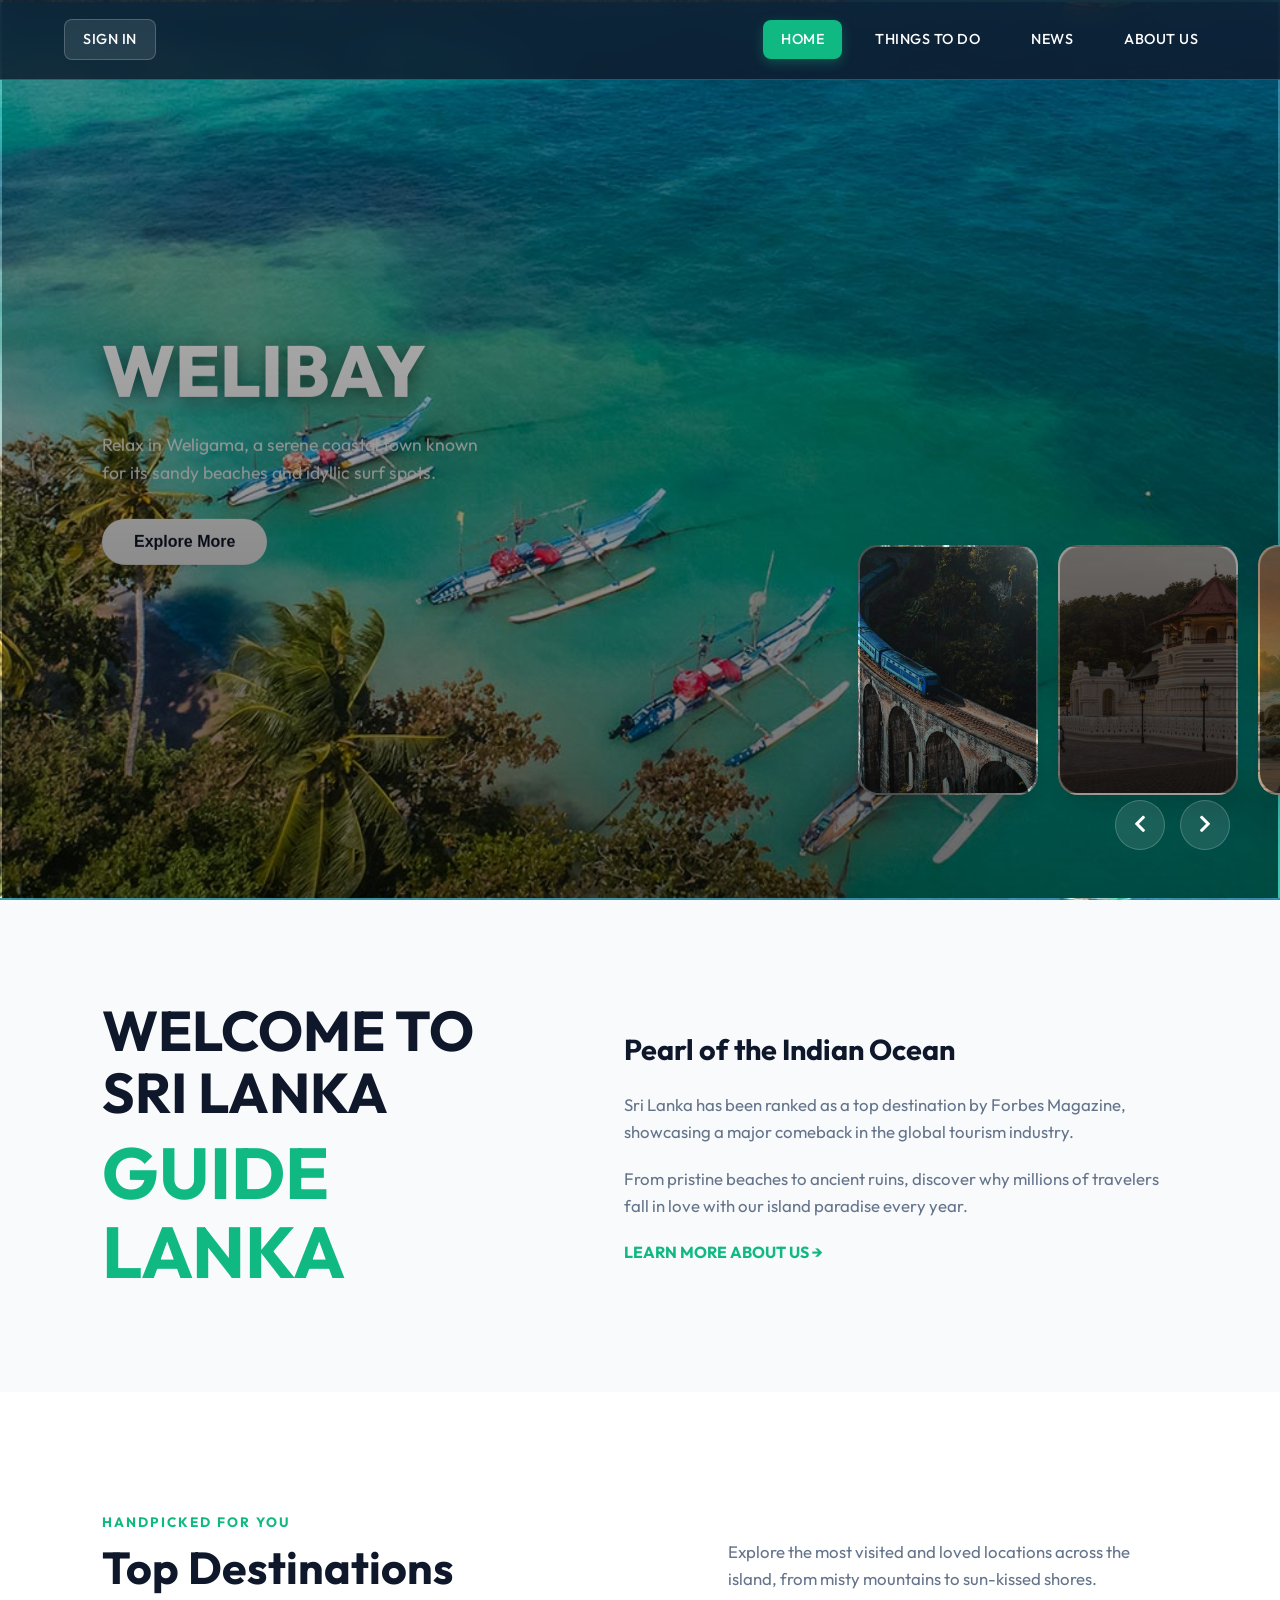
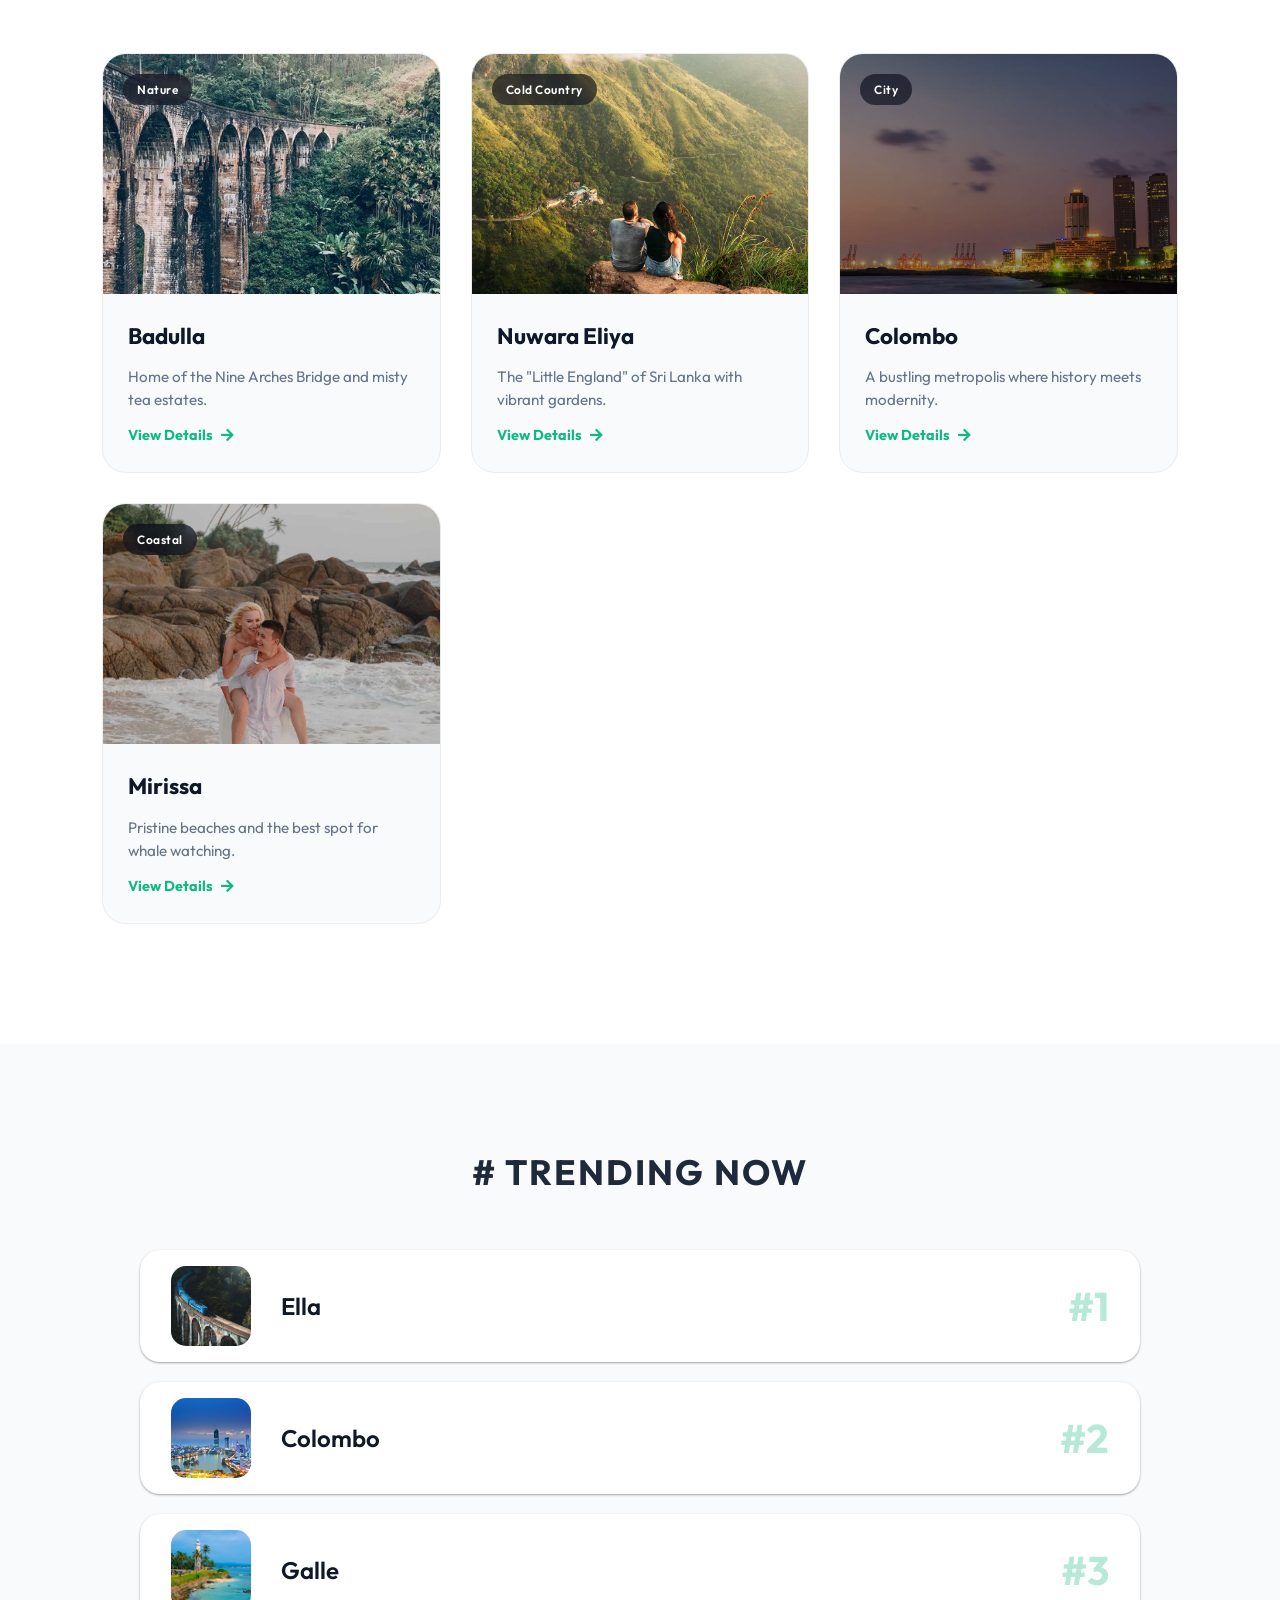
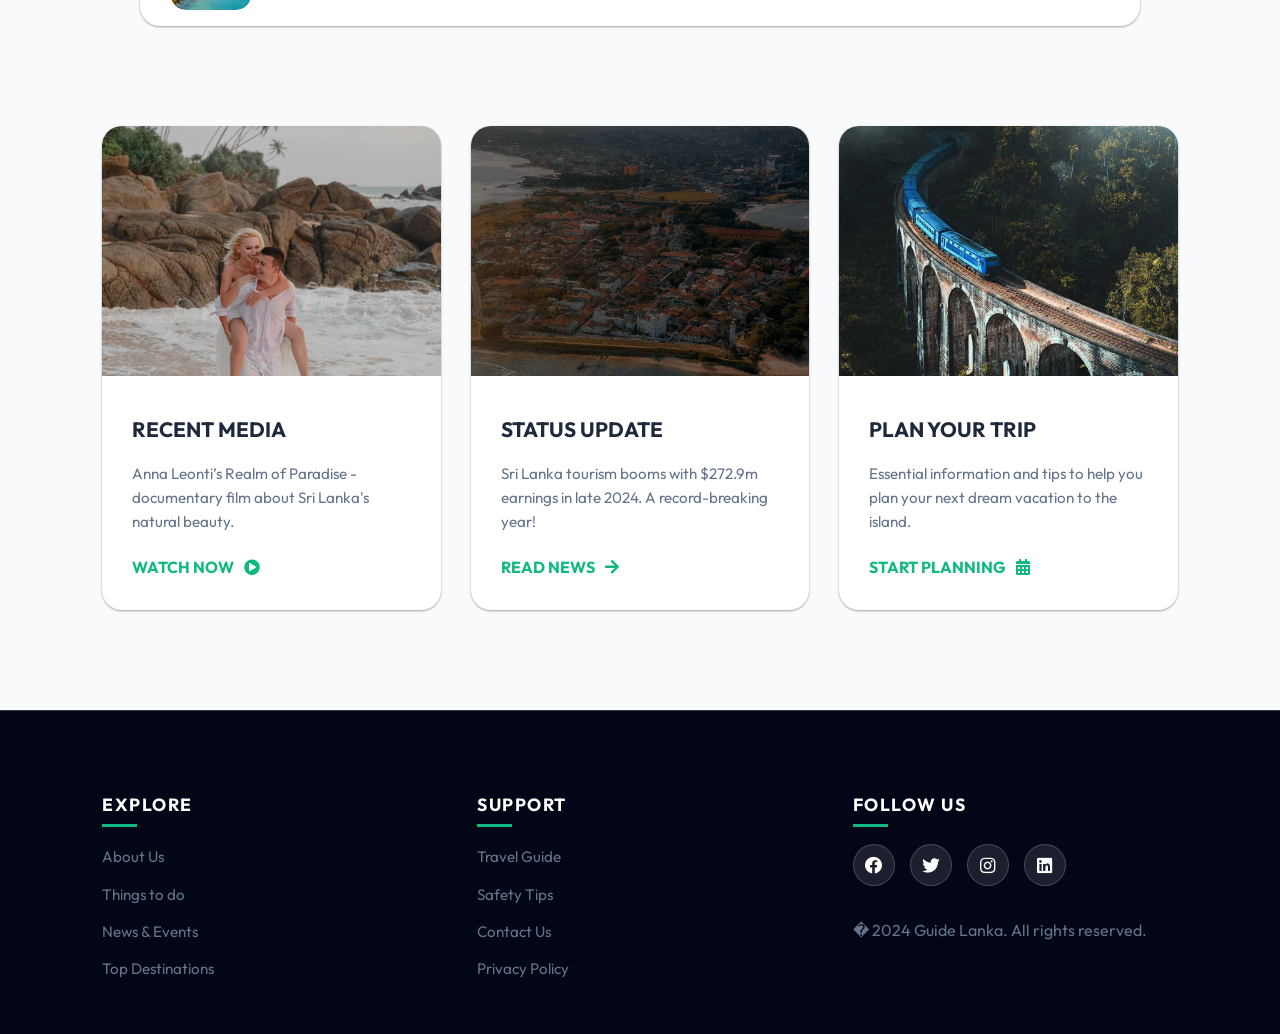
<file: index.html>
<!DOCTYPE html>
<html lang="en">
  <head>
    <meta charset="UTF-8" />
    <meta http-equiv="X-UA-Compatible" content="IE=edge" />
    <meta name="viewport" content="width=device-width, initial-scale=1.0" />
    <meta name="description" content="Guide Lanka - Your ultimate guide to exploring the beauty, culture, and adventure of Sri Lanka." />
    <title>Home - Guide Lanka</title>
    
    <!-- Unified CSS -->
    <link rel="stylesheet" href="css/main.css" />
    <link rel="stylesheet" href="css/style.css" />

    <!-- Google Fonts -->
    <link rel="preconnect" href="https://fonts.googleapis.com" />
    <link rel="preconnect" href="https://fonts.gstatic.com" crossorigin />
    <link href="https://fonts.googleapis.com/css2?family=Outfit:wght@300;400;500;600;700;800&family=Poppins:wght@300;400;500;600;700&display=swap" rel="stylesheet" />
    <link rel="stylesheet" href="https://cdnjs.cloudflare.com/ajax/libs/font-awesome/5.15.1/css/all.min.css" />
  </head>
  <body>
    <header>
      <nav>
        <a href="login.html">Sign in</a>
        <a href="index.html" class="active">Home</a>
        <a href="things.html">Things to do</a>
        <a href="event.html">News</a>
        <a href="about.html">About us</a>
      </nav>
    </header>

    <main>
      <!-- Hero Carousel -->
      <section class="carousel">
        <div class="list">
          <div class="item item--sigiriya">
            <div class="content">
              <h2 class="name">LionRock</h2>
              <p class="des">Climb Sigiriya, the iconic rock fortress with stunning views and fascinating ancient frescoes.</p>
              <div class="btn"><button type="button" onclick="window.location.href='places.html'">Explore More</button></div>
            </div>
          </div>
          <div class="item item--weligama">
            <div class="content">
              <h2 class="name">WeliBay</h2>
              <p class="des">Relax in Weligama, a serene coastal town known for its sandy beaches and idyllic surf spots.</p>
              <div class="btn"><button type="button" onclick="window.location.href='places.html'">Explore More</button></div>
            </div>
          </div>
          <div class="item item--train">
            <div class="content">
              <h2 class="name">RailJoy</h2>
              <p class="des">Take a scenic train ride through Sri Lanka's rolling hills, tea plantations, and picturesque landscapes.</p>
              <div class="btn"><button type="button" onclick="window.location.href='places.html'">Explore More</button></div>
            </div>
          </div>
          <div class="item item--kandy">
            <div class="content">
              <h2 class="name">Culture</h2>
              <p class="des">"Step into Centuries-Old Traditions and Festivities"</p>
              <div class="btn"><button type="button" onclick="window.location.href='places.html'">Explore More</button></div>
            </div>
          </div>
          <div class="item item--sunrise">
            <div class="content">
              <h2 class="name">Dawn Lit</h2>
              <p class="des">Witness the magical moments of dawn as the first light illuminates Sri Lanka’s horizons.</p>
              <div class="btn"><button type="button" onclick="window.location.href='places.html'">Explore More</button></div>
            </div>
          </div>
        </div>
        
        <div class="arrows">
          <button class="prev" type="button" aria-label="Previous slide"><i class="fas fa-chevron-left" aria-hidden="true"></i></button>
          <button class="next" type="button" aria-label="Next slide"><i class="fas fa-chevron-right" aria-hidden="true"></i></button>
        </div>
        <div class="timeRunning"></div>
      </section>

      <!-- Welcome Section -->
      <section class="container">
        <div class="left-section">
          <h1>WELCOME TO SRI LANKA<br /><span class="highlight">GUIDE LANKA</span></h1>
        </div>
        <div class="right-section">
          <h2>Pearl of the Indian Ocean</h2>
          <p>Sri Lanka has been ranked as a top destination by Forbes Magazine, showcasing a major comeback in the global tourism industry.</p>
          <p>From pristine beaches to ancient ruins, discover why millions of travelers fall in love with our island paradise every year.</p>
          <a class="about-link" href="about.html">LEARN MORE ABOUT US →</a>
        </div>
      </section>

      <!-- Top Destinations Section -->
      <section class="destinations-section">
        <div class="section-header">
          <div class="header-left">
            <span class="subtitle">Handpicked for you</span>
            <h2>Top Destinations</h2>
          </div>
          <div class="header-right">
            <p>Explore the most visited and loved locations across the island, from misty mountains to sun-kissed shores.</p>
          </div>
        </div>

        <div class="destinations-grid">
          <!-- Badulla -->
          <a href="badulla.html" class="dest-card">
            <div class="dest-image">
              <img src="assets/img/ninearches.jpg" alt="Badulla" />
              <span class="dest-tag">Nature</span>
            </div>
            <div class="dest-info">
              <h3>Badulla</h3>
              <p>Home of the Nine Arches Bridge and misty tea estates.</p>
              <span class="dest-link">View Details <i class="fas fa-arrow-right"></i></span>
            </div>
          </a>

          <!-- Nuwara Eliya -->
          <a href="place.html" class="dest-card">
            <div class="dest-image">
              <img src="assets/img/card5hortan plains.jpg" alt="Nuwara Eliya" />
              <span class="dest-tag">Cold Country</span>
            </div>
            <div class="dest-info">
              <h3>Nuwara Eliya</h3>
              <p>The "Little England" of Sri Lanka with vibrant gardens.</p>
              <span class="dest-link">View Details <i class="fas fa-arrow-right"></i></span>
            </div>
          </a>

          <!-- Colombo -->
          <a href="colombo.html" class="dest-card">
            <div class="dest-image">
              <img src="assets/img/wallpaper7colombo.jpg" alt="Colombo" />
              <span class="dest-tag">City</span>
            </div>
            <div class="dest-info">
              <h3>Colombo</h3>
              <p>A bustling metropolis where history meets modernity.</p>
              <span class="dest-link">View Details <i class="fas fa-arrow-right"></i></span>
            </div>
          </a>

          <!-- Mirissa -->
          <a href="#" class="dest-card">
            <div class="dest-image">
              <img src="assets/img/card1mirissa.jpg" alt="Mirissa" />
              <span class="dest-tag">Coastal</span>
            </div>
            <div class="dest-info">
              <h3>Mirissa</h3>
              <p>Pristine beaches and the best spot for whale watching.</p>
              <span class="dest-link">View Details <i class="fas fa-arrow-right"></i></span>
            </div>
          </a>
        </div>
      </section>

      <!-- Trending Places -->
      <section class="trending-container">
        <h2># TRENDING NOW</h2>
        <div class="places-list">
          <div class="place-card">
            <div class="place-content">
              <div class="place-image1"></div>
              <h3 class="place-name">Ella</h3>
            </div>
            <h1 class="place-ranking">#1</h1>
          </div>
          <div class="place-card">
            <div class="place-content">
              <div class="place-image2"></div>
              <h3 class="place-name">Colombo</h3>
            </div>
            <h1 class="place-ranking">#2</h1>
          </div>
          <div class="place-card">
            <div class="place-content">
              <div class="place-image3"></div>
              <h3 class="place-name">Galle</h3>
            </div>
            <h1 class="place-ranking">#3</h1>
          </div>
        </div>
      </section>

      <!-- News & Updates -->
      <section class="card-container-new">
        <div class="card-new">
          <img src="assets/img/card1mirissa.jpg" alt="Media" />
          <div class="card-content-new">
            <h3>RECENT MEDIA</h3>
            <p>Anna Leonti’s Realm of Paradise - documentary film about Sri Lanka's natural beauty.</p>
            <a href="#">WATCH NOW <i class="fas fa-play-circle"></i></a>
          </div>
        </div>
        <div class="card-new">
          <img src="assets/img/destination gallejpg.jpg" alt="Status" />
          <div class="card-content-new">
            <h3>STATUS UPDATE</h3>
            <p>Sri Lanka tourism booms with $272.9m earnings in late 2024. A record-breaking year!</p>
            <a href="event.html">READ NEWS <i class="fas fa-arrow-right"></i></a>
          </div>
        </div>
        <div class="card-new">
          <img src="assets/img/ella.jpg" alt="Plan" />
          <div class="card-content-new">
            <h3>PLAN YOUR TRIP</h3>
            <p>Essential information and tips to help you plan your next dream vacation to the island.</p>
            <a href="things.html">START PLANNING <i class="fas fa-calendar-alt"></i></a>
          </div>
        </div>
      </section>
    </main>

    <footer>
      <div class="footer-section">
        <h3>Explore</h3>
        <ul>
          <li><a href="about.html">About Us</a></li>
          <li><a href="things.html">Things to do</a></li>
          <li><a href="event.html">News & Events</a></li>
          <li><a href="places.html">Top Destinations</a></li>
        </ul>
      </div>
      <div class="footer-section">
        <h3>Support</h3>
        <ul>
          <li><a href="#">Travel Guide</a></li>
          <li><a href="#">Safety Tips</a></li>
          <li><a href="#">Contact Us</a></li>
          <li><a href="#">Privacy Policy</a></li>
        </ul>
      </div>
      <div class="footer-section social">
        <h3>Follow Us</h3>
        <ul>
          <li><a href="#" aria-label="Facebook" title="Facebook"><i class="fab fa-facebook" aria-hidden="true"></i></a></li>
          <li><a href="#" aria-label="Twitter" title="Twitter"><i class="fab fa-twitter" aria-hidden="true"></i></a></li>
          <li><a href="#" aria-label="Instagram" title="Instagram"><i class="fab fa-instagram" aria-hidden="true"></i></a></li>
          <li><a href="#" aria-label="LinkedIn" title="LinkedIn"><i class="fab fa-linkedin" aria-hidden="true"></i></a></li>
        </ul>
        <p class="footer-copyright">� 2024 Guide Lanka. All rights reserved.</p>
      </div>
    </footer>

    <script src="js/app.js"></script>
  </body>
</html>
</file>
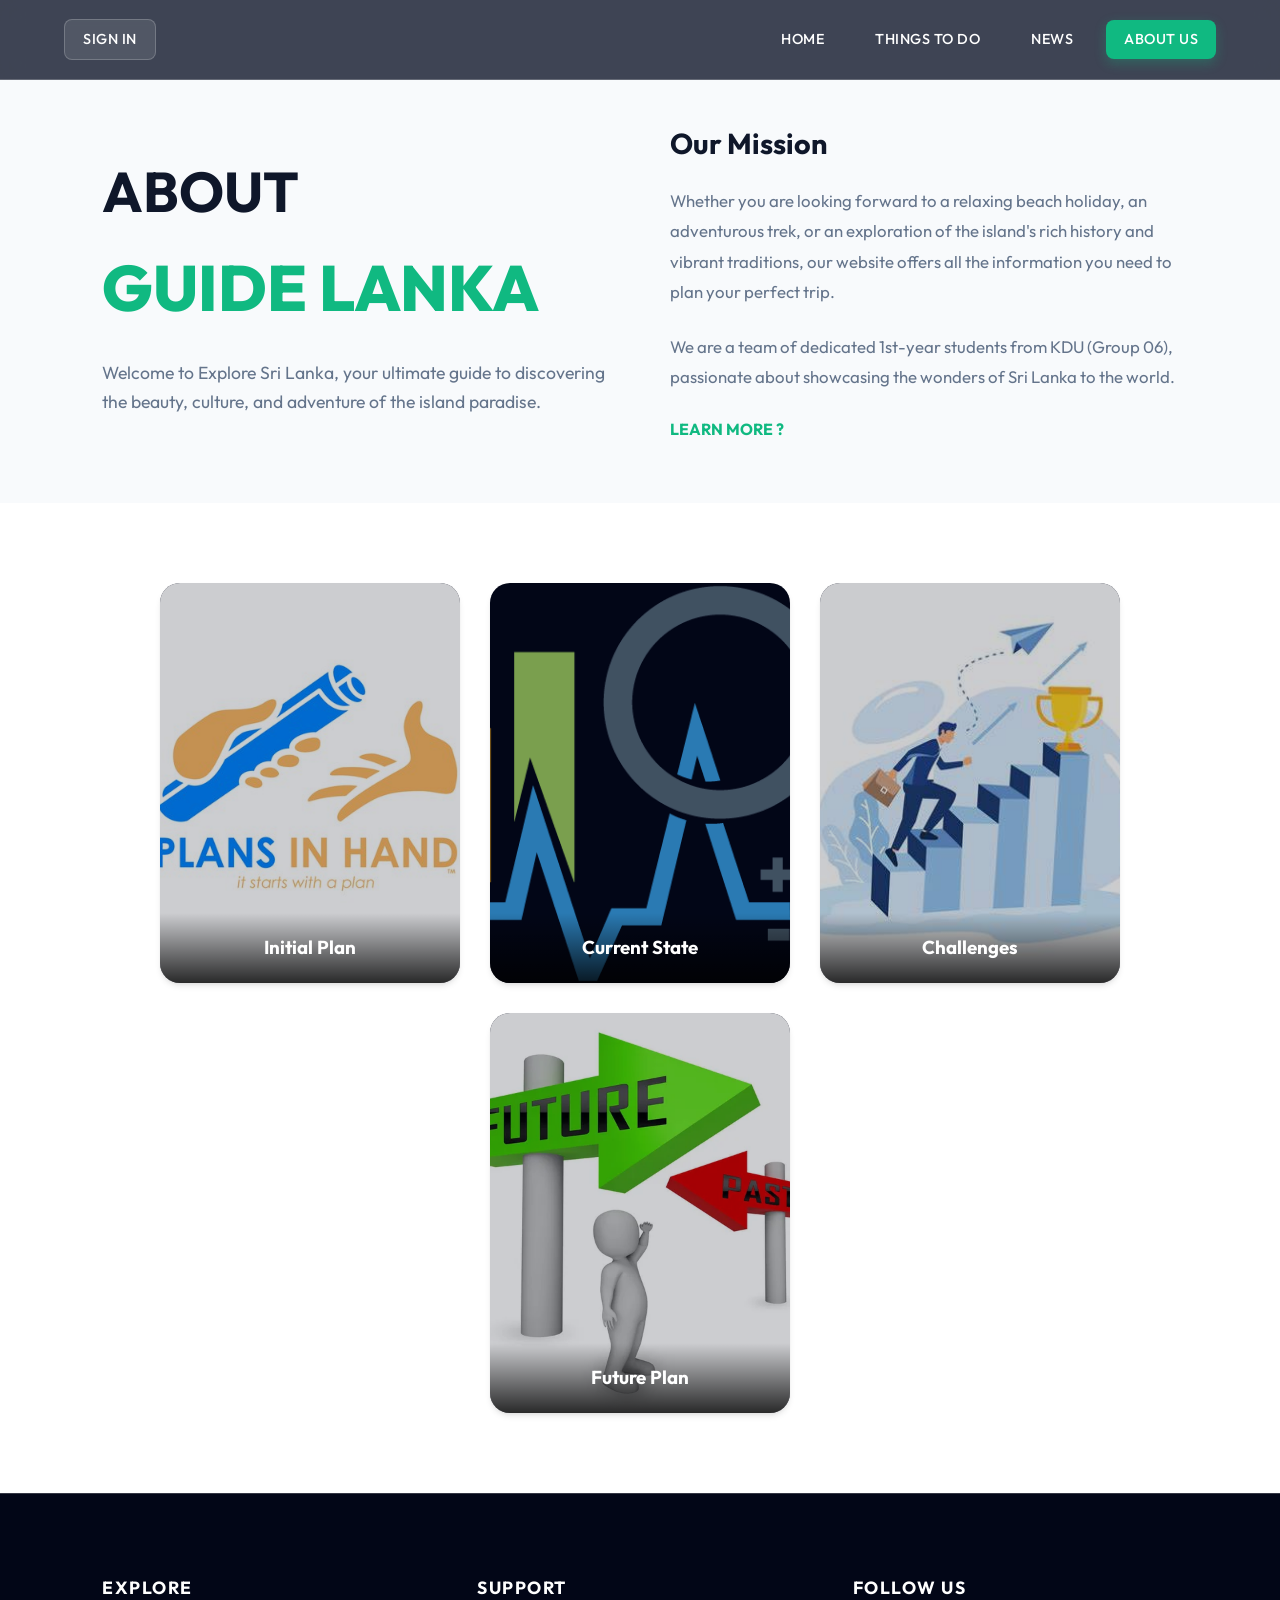
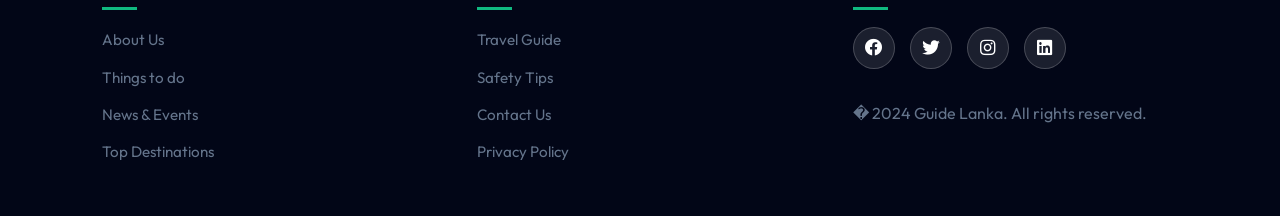
<file: about.html>
<!DOCTYPE html>
<html lang="en">
  <head>
    <meta charset="UTF-8" />
    <meta http-equiv="X-UA-Compatible" content="IE=edge" />
    <meta name="viewport" content="width=device-width, initial-scale=1.0" />
    <meta name="description" content="Learn more about Guide Lanka and our mission to showcase the beauty of Sri Lanka." />
    <title>About Us - Guide Lanka</title>
    
    <!-- Unified CSS -->
    <link rel="stylesheet" href="css/main.css" />
    <link rel="stylesheet" href="css/about.css" />

    <!-- Google Fonts -->
    <link rel="preconnect" href="https://fonts.googleapis.com" />
    <link rel="preconnect" href="https://fonts.gstatic.com" crossorigin />
    <link href="https://fonts.googleapis.com/css2?family=Outfit:wght@300;400;500;600;700;800&family=Poppins:wght@300;400;500;600;700&display=swap" rel="stylesheet" />
    <link rel="stylesheet" href="https://cdnjs.cloudflare.com/ajax/libs/font-awesome/5.15.1/css/all.min.css" />
  </head>
  <body>
    <header>
      <nav>
        <a href="login.html">Sign in</a>
        <a href="index.html">Home</a>
        <a href="things.html">Things to do</a>
        <a href="event.html">News</a>
        <a href="about.html" class="active">About us</a>
      </nav>
    </header>

    <main>
      <section class="about-hero">
        <div class="container">
          <div class="left-section">
            <h1>ABOUT <span class="highlight">GUIDE LANKA</span></h1>
            <p class="about-intro">
              Welcome to Explore Sri Lanka, your ultimate guide to discovering the beauty, culture, and adventure of the island paradise.
            </p>
          </div>
          <div class="right-section">
            <h2>Our Mission</h2>
            <p>
              Whether you are looking forward to a relaxing beach holiday, an adventurous trek, or an exploration of the island's rich history and vibrant traditions, our website offers all the information you need to plan your perfect trip.
            </p>
            <p>
              We are a team of dedicated 1st-year students from KDU (Group 06), passionate about showcasing the wonders of Sri Lanka to the world.
            </p>
            <a class="about-link" href="#">LEARN MORE ?</a>
          </div>
        </div>
      </section>

      <section class="team-section">
        <div class="card2">
          <div class="face front">
            <img src="assets/img/plan.jpeg" alt="Initial Plan">
            <h3>Initial Plan</h3>
          </div>
          <div class="face back">
            <h3>The Vision</h3>
            <p>To build a platform where travelers can discover hidden gems and local treasures across Sri Lanka.</p>
            <div class="link"><a href="#" aria-label="Details about initial plan">Details</a></div>
          </div>
        </div>

        <div class="card2">
          <div class="face front">
            <img src="assets/img/currentsituvation.png" alt="Current Situation">
            <h3>Current State</h3>
          </div>
          <div class="face back">
            <h3>The Journey</h3>
            <p>We've overcome challenges in content curation to bring you the best visual representation of the island.</p>
            <div class="link"><a href="#" aria-label="Progress updates">Progress</a></div>
          </div>
        </div>

        <div class="card2">
          <div class="face front">
            <img src="assets/img/hardship 2.jpeg" alt="Hardships">
            <h3>Challenges</h3>
          </div>
          <div class="face back">
            <h3>Obstacles</h3>
            <p>Sourcing high-quality, authentic media was tough, but we persevered to maintain premium quality.</p>
            <div class="link"><a href="#" aria-label="Challenges insights">Insights</a></div>
          </div>
        </div>

        <div class="card2">
          <div class="face front">
            <img src="assets/img/future.jpg" alt="Future Plan">
            <h3>Future Plan</h3>
          </div>
          <div class="face back">
            <h3>The Horizon</h3>
            <p>Developing this site into a comprehensive "Hidden Treasure Trove" for every explorer.</p>
            <div class="link"><a href="#" aria-label="Future roadmap">Roadmap</a></div>
          </div>
        </div>
      </section>
    </main>

    <footer>
      <div class="footer-section">
        <h3>Explore</h3>
        <ul>
          <li><a href="about.html">About Us</a></li>
          <li><a href="things.html">Things to do</a></li>
          <li><a href="event.html">News & Events</a></li>
          <li><a href="places.html">Top Destinations</a></li>
        </ul>
      </div>
      <div class="footer-section">
        <h3>Support</h3>
        <ul>
          <li><a href="#">Travel Guide</a></li>
          <li><a href="#">Safety Tips</a></li>
          <li><a href="#">Contact Us</a></li>
          <li><a href="#">Privacy Policy</a></li>
        </ul>
      </div>
      <div class="footer-section social">
        <h3>Follow Us</h3>
        <ul>
          <li><a href="#" aria-label="Facebook" title="Facebook"><i class="fab fa-facebook" aria-hidden="true"></i></a></li>
          <li><a href="#" aria-label="Twitter" title="Twitter"><i class="fab fa-twitter" aria-hidden="true"></i></a></li>
          <li><a href="#" aria-label="Instagram" title="Instagram"><i class="fab fa-instagram" aria-hidden="true"></i></a></li>
          <li><a href="#" aria-label="LinkedIn" title="LinkedIn"><i class="fab fa-linkedin" aria-hidden="true"></i></a></li>
        </ul>
        <p class="footer-copyright">� 2024 Guide Lanka. All rights reserved.</p>
      </div>
    </footer>
  </body>
</html>
</file>
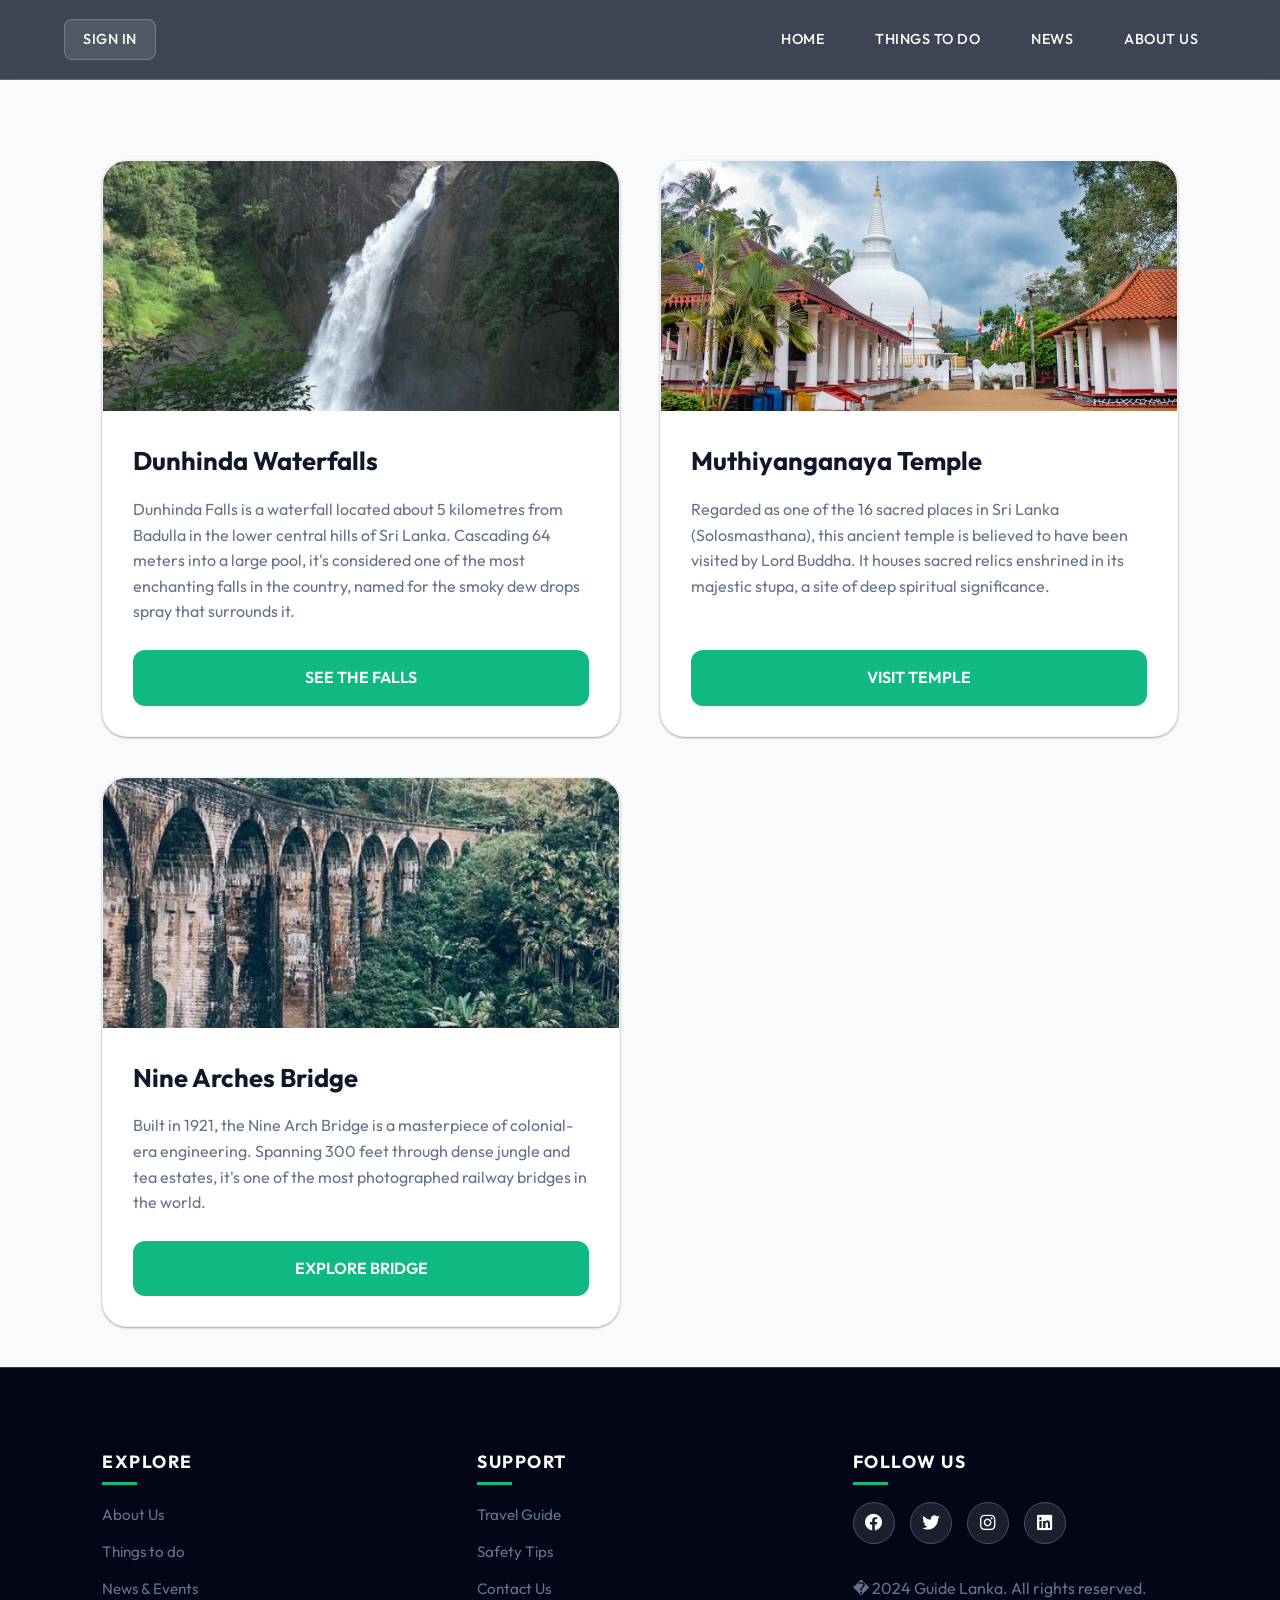
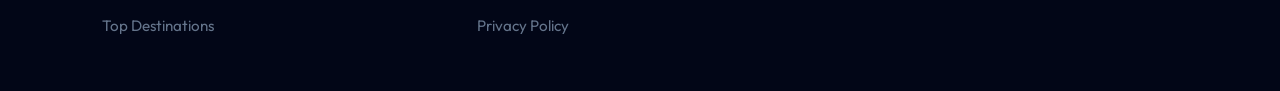
<file: badulla.html>
<!DOCTYPE html>
<html lang="en">
  <head>
    <meta charset="UTF-8" />
    <meta http-equiv="X-UA-Compatible" content="IE=edge" />
    <meta name="viewport" content="width=device-width, initial-scale=1.0" />
    <title>Explore Badulla - Guide Lanka</title>
    
    <!-- Unified CSS -->
    <link rel="stylesheet" href="css/main.css" />
    <link rel="stylesheet" href="css/places.css" />

    <!-- Google Fonts -->
    <link rel="preconnect" href="https://fonts.googleapis.com" />
    <link rel="preconnect" href="https://fonts.gstatic.com" crossorigin />
    <link href="https://fonts.googleapis.com/css2?family=Outfit:wght@300;400;500;600;700;800&family=Poppins:wght@300;400;500;600;700&display=swap" rel="stylesheet" />
    <link rel="stylesheet" href="https://cdnjs.cloudflare.com/ajax/libs/font-awesome/5.15.1/css/all.min.css" />
  </head>
  <body>
    <header>
      <nav>
        <a href="login.html">Sign in</a>
        <a href="index.html">Home</a>
        <a href="things.html">Things to do</a>
        <a href="event.html">News</a>
        <a href="about.html">About us</a>
      </nav>
    </header>

    <main class="places-hero">
      <div class="place-grid">
        
        <!-- Dunhinda -->
        <article class="place-item">
          <div class="place-img-wrapper">
            <img src="assets/img/dunhinda.jpg" alt="Dunhinda Waterfalls">
          </div>
          <div class="place-info">
            <h2>Dunhinda Waterfalls</h2>
            <p>Dunhinda Falls is a waterfall located about 5 kilometres from Badulla in the lower central hills of Sri Lanka. Cascading 64 meters into a large pool, it's considered one of the most enchanting falls in the country, named for the smoky dew drops spray that surrounds it.</p>
            <a href="#" class="place-action">SEE THE FALLS</a>
          </div>
        </article>

        <!-- Muthiyanganaya -->
        <article class="place-item">
          <div class="place-img-wrapper">
            <img src="assets/img/muthiyanganaya.jpg" alt="Muthiyanganaya Temple">
          </div>
          <div class="place-info">
            <h2>Muthiyanganaya Temple</h2>
            <p>Regarded as one of the 16 sacred places in Sri Lanka (Solosmasthana), this ancient temple is believed to have been visited by Lord Buddha. It houses sacred relics enshrined in its majestic stupa, a site of deep spiritual significance.</p>
            <a href="#" class="place-action">VISIT TEMPLE</a>
          </div>
        </article>

        <!-- Nine Arches -->
        <article class="place-item">
          <div class="place-img-wrapper">
            <img src="assets/img/ninearches.jpg" alt="Nine Arches Bridge">
          </div>
          <div class="place-info">
            <h2>Nine Arches Bridge</h2>
            <p>Built in 1921, the Nine Arch Bridge is a masterpiece of colonial-era engineering. Spanning 300 feet through dense jungle and tea estates, it's one of the most photographed railway bridges in the world.</p>
            <a href="#" class="place-action">EXPLORE BRIDGE</a>
          </div>
        </article>

      </div>
    </main>

    <footer>
      <div class="footer-section">
        <h3>Explore</h3>
        <ul>
          <li><a href="about.html">About Us</a></li>
          <li><a href="things.html">Things to do</a></li>
          <li><a href="event.html">News & Events</a></li>
          <li><a href="places.html">Top Destinations</a></li>
        </ul>
      </div>
      <div class="footer-section">
        <h3>Support</h3>
        <ul>
          <li><a href="#">Travel Guide</a></li>
          <li><a href="#">Safety Tips</a></li>
          <li><a href="#">Contact Us</a></li>
          <li><a href="#">Privacy Policy</a></li>
        </ul>
      </div>
      <div class="footer-section social">
        <h3>Follow Us</h3>
        <ul>
          <li><a href="#" aria-label="Facebook" title="Facebook"><i class="fab fa-facebook" aria-hidden="true"></i></a></li>
          <li><a href="#" aria-label="Twitter" title="Twitter"><i class="fab fa-twitter" aria-hidden="true"></i></a></li>
          <li><a href="#" aria-label="Instagram" title="Instagram"><i class="fab fa-instagram" aria-hidden="true"></i></a></li>
          <li><a href="#" aria-label="LinkedIn" title="LinkedIn"><i class="fab fa-linkedin" aria-hidden="true"></i></a></li>
        </ul>
        <p class="footer-copyright">� 2024 Guide Lanka. All rights reserved.</p>
      </div>
    </footer>
  </body>
</html>
</file>
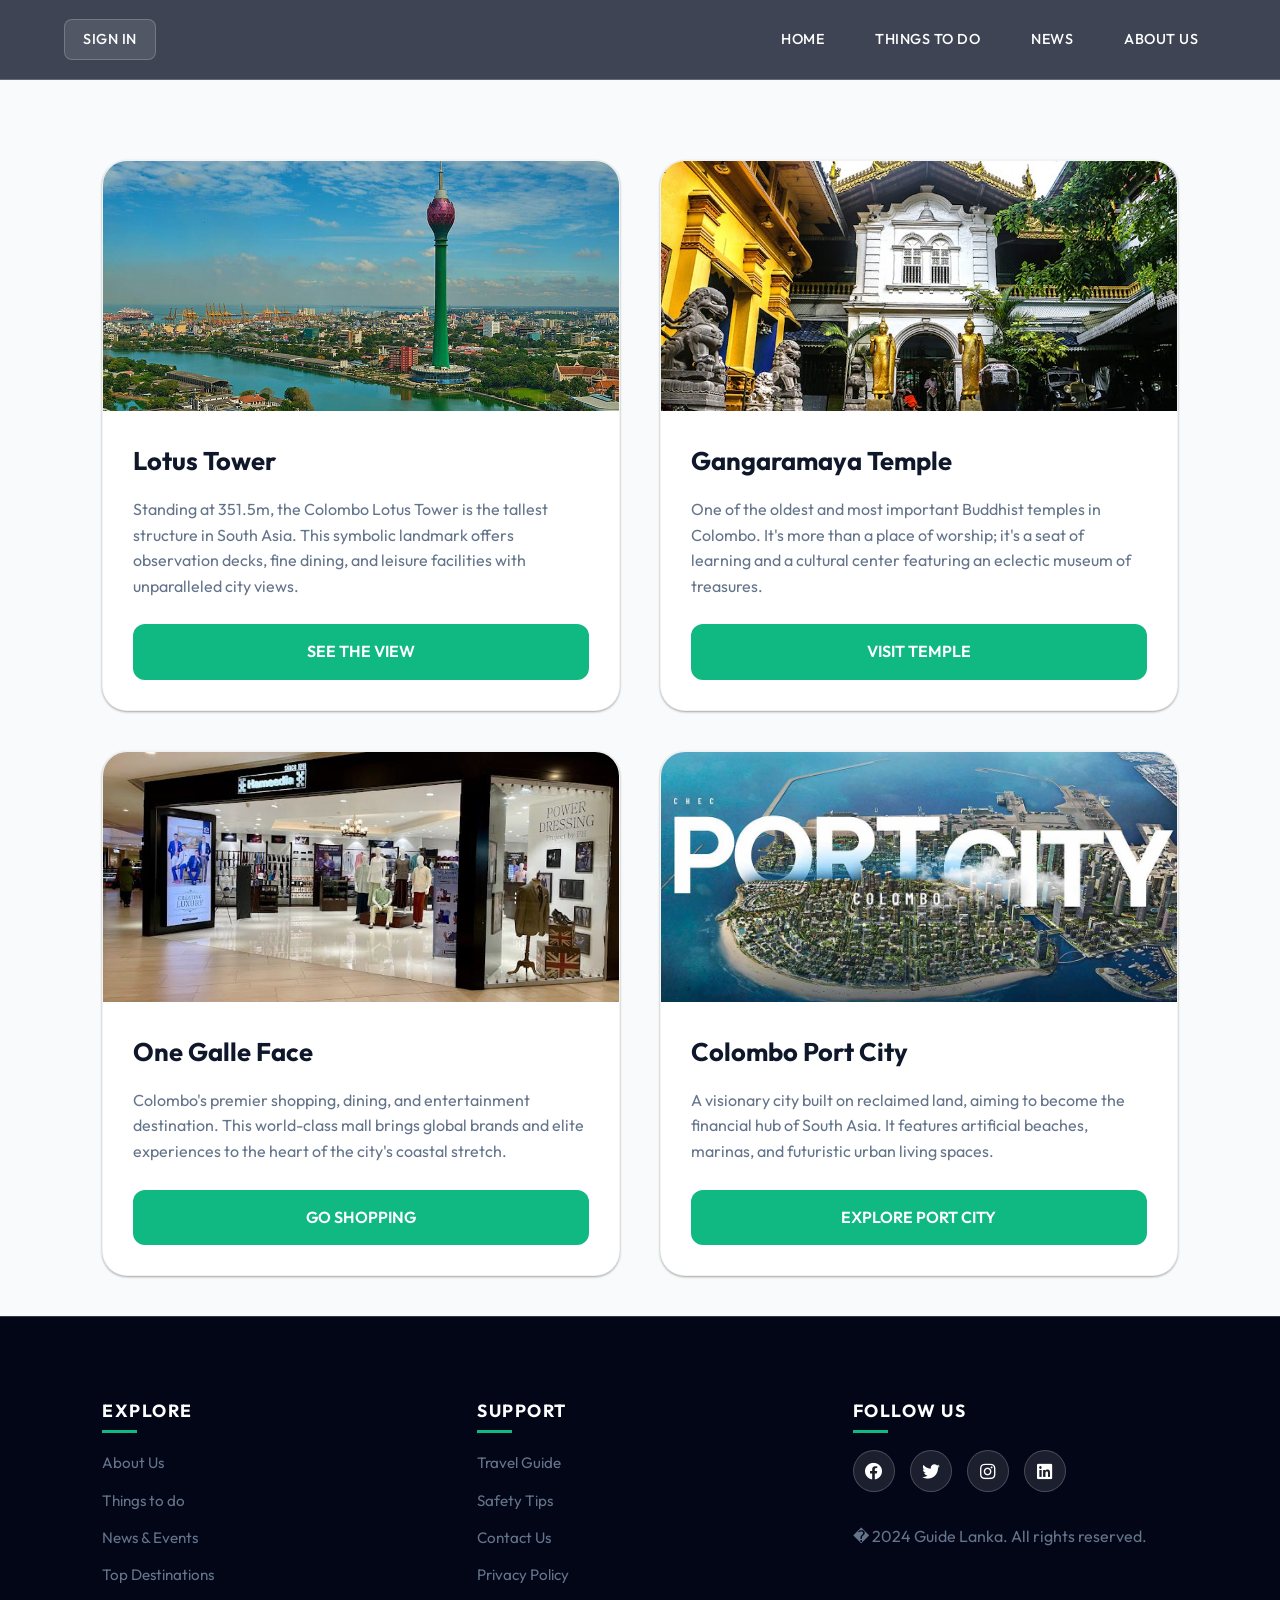
<file: colombo.html>
<!DOCTYPE html>
<html lang="en">
  <head>
    <meta charset="UTF-8" />
    <meta http-equiv="X-UA-Compatible" content="IE=edge" />
    <meta name="viewport" content="width=device-width, initial-scale=1.0" />
    <title>Explore Colombo - Guide Lanka</title>
    
    <!-- Unified CSS -->
    <link rel="stylesheet" href="css/main.css" />
    <link rel="stylesheet" href="css/places.css" />

    <!-- Google Fonts -->
    <link rel="preconnect" href="https://fonts.googleapis.com" />
    <link rel="preconnect" href="https://fonts.gstatic.com" crossorigin />
    <link href="https://fonts.googleapis.com/css2?family=Outfit:wght@300;400;500;600;700;800&family=Poppins:wght@300;400;500;600;700&display=swap" rel="stylesheet" />
    <link rel="stylesheet" href="https://cdnjs.cloudflare.com/ajax/libs/font-awesome/5.15.1/css/all.min.css" />
  </head>
  <body>
    <header>
      <nav>
        <a href="login.html">Sign in</a>
        <a href="index.html">Home</a>
        <a href="things.html">Things to do</a>
        <a href="event.html">News</a>
        <a href="about.html">About us</a>
      </nav>
    </header>

    <main class="places-hero">
      <div class="place-grid">
        
        <!-- Lotus Tower -->
        <article class="place-item">
          <div class="place-img-wrapper">
            <img src="assets/img/lotus.jpg" alt="Lotus Tower">
          </div>
          <div class="place-info">
            <h2>Lotus Tower</h2>
            <p>Standing at 351.5m, the Colombo Lotus Tower is the tallest structure in South Asia. This symbolic landmark offers observation decks, fine dining, and leisure facilities with unparalleled city views.</p>
            <a href="#" class="place-action">SEE THE VIEW</a>
          </div>
        </article>

        <!-- Gangaramaya -->
        <article class="place-item">
          <div class="place-img-wrapper">
            <img src="assets/img/gangarama.jpg" alt="Gangaramaya Temple">
          </div>
          <div class="place-info">
            <h2>Gangaramaya Temple</h2>
            <p>One of the oldest and most important Buddhist temples in Colombo. It's more than a place of worship; it's a seat of learning and a cultural center featuring an eclectic museum of treasures.</p>
            <a href="#" class="place-action">VISIT TEMPLE</a>
          </div>
        </article>

        <!-- One Galle Face -->
        <article class="place-item">
          <div class="place-img-wrapper">
            <img src="assets/img/ogf.jpg" alt="One Galle Face">
          </div>
          <div class="place-info">
            <h2>One Galle Face</h2>
            <p>Colombo's premier shopping, dining, and entertainment destination. This world-class mall brings global brands and elite experiences to the heart of the city's coastal stretch.</p>
            <a href="#" class="place-action">GO SHOPPING</a>
          </div>
        </article>

        <!-- Port City -->
        <article class="place-item">
          <div class="place-img-wrapper">
            <img src="assets/img/port-city.jpg" alt="Port City">
          </div>
          <div class="place-info">
            <h2>Colombo Port City</h2>
            <p>A visionary city built on reclaimed land, aiming to become the financial hub of South Asia. It features artificial beaches, marinas, and futuristic urban living spaces.</p>
            <a href="#" class="place-action">EXPLORE PORT CITY</a>
          </div>
        </article>

      </div>
    </main>

    <footer>
      <div class="footer-section">
        <h3>Explore</h3>
        <ul>
          <li><a href="about.html">About Us</a></li>
          <li><a href="things.html">Things to do</a></li>
          <li><a href="event.html">News & Events</a></li>
          <li><a href="places.html">Top Destinations</a></li>
        </ul>
      </div>
      <div class="footer-section">
        <h3>Support</h3>
        <ul>
          <li><a href="#">Travel Guide</a></li>
          <li><a href="#">Safety Tips</a></li>
          <li><a href="#">Contact Us</a></li>
          <li><a href="#">Privacy Policy</a></li>
        </ul>
      </div>
      <div class="footer-section social">
        <h3>Follow Us</h3>
        <ul>
          <li><a href="#" aria-label="Facebook" title="Facebook"><i class="fab fa-facebook" aria-hidden="true"></i></a></li>
          <li><a href="#" aria-label="Twitter" title="Twitter"><i class="fab fa-twitter" aria-hidden="true"></i></a></li>
          <li><a href="#" aria-label="Instagram" title="Instagram"><i class="fab fa-instagram" aria-hidden="true"></i></a></li>
          <li><a href="#" aria-label="LinkedIn" title="LinkedIn"><i class="fab fa-linkedin" aria-hidden="true"></i></a></li>
        </ul>
        <p class="footer-copyright">� 2024 Guide Lanka. All rights reserved.</p>
      </div>
    </footer>
  </body>
</html>
</file>
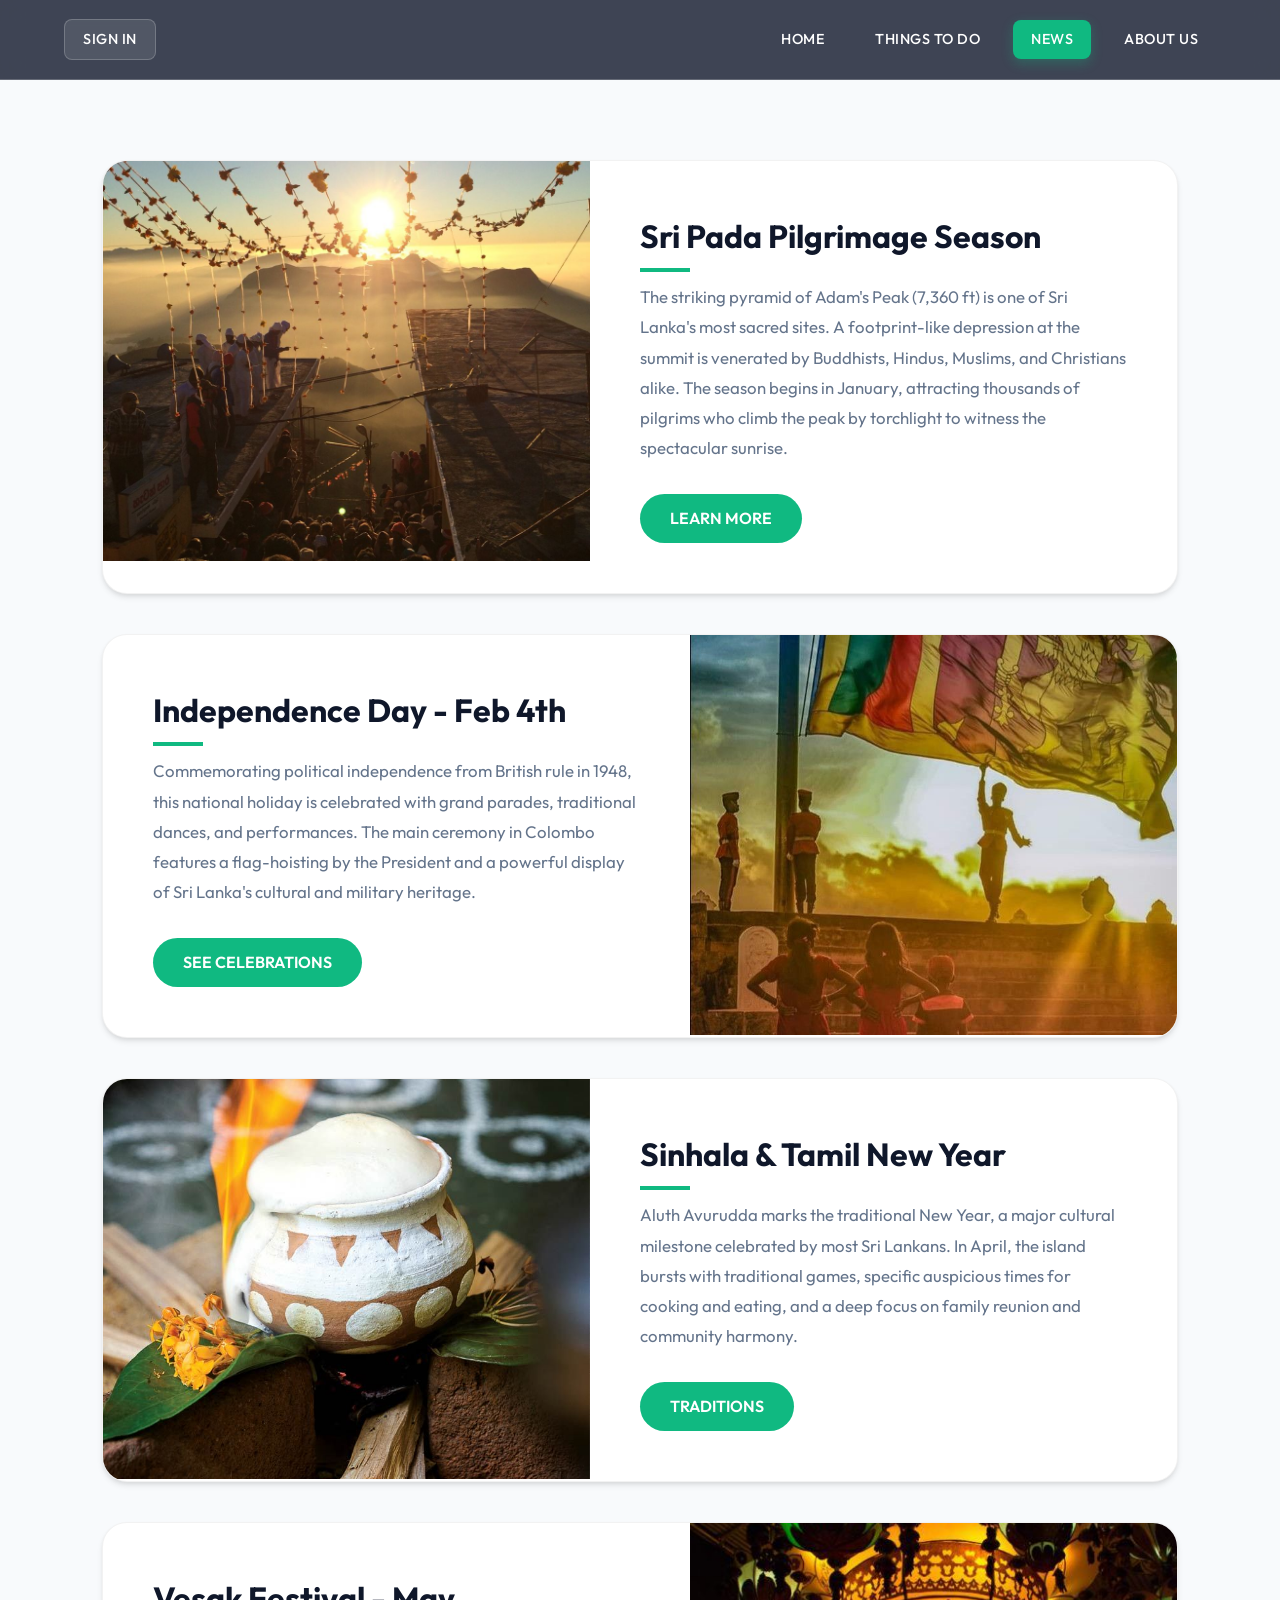
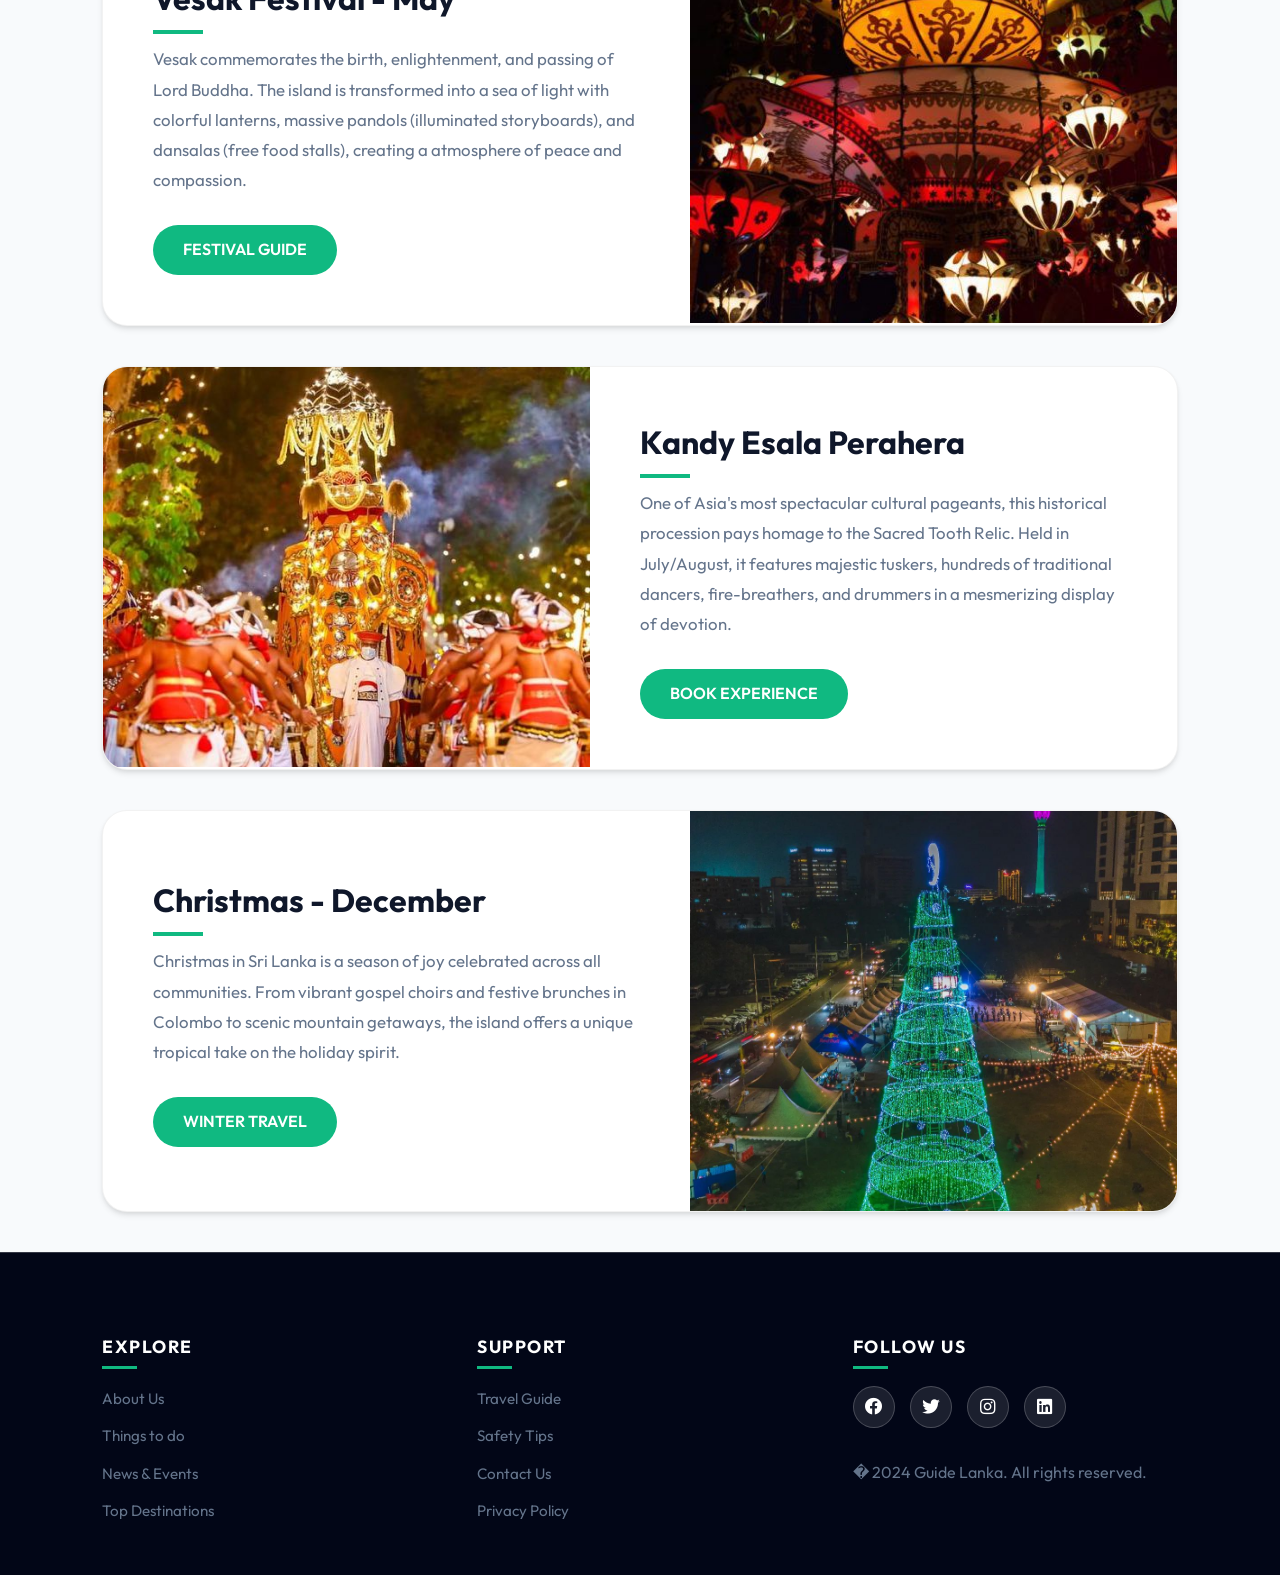
<file: event.html>
<!DOCTYPE html>
<html lang="en">
  <head>
    <meta charset="UTF-8" />
    <meta http-equiv="X-UA-Compatible" content="IE=edge" />
    <meta name="viewport" content="width=device-width, initial-scale=1.0" />
    <meta name="description" content="Stay updated with the latest events and festivals in Sri Lanka, from the Sri Pada pilgrimage to the Kandy Esala Perahera." />
    <title>News & Events - Guide Lanka</title>
    
    <!-- Unified CSS -->
    <link rel="stylesheet" href="css/main.css" />
    <link rel="stylesheet" href="css/news.css" />

    <!-- Google Fonts -->
    <link rel="preconnect" href="https://fonts.googleapis.com" />
    <link rel="preconnect" href="https://fonts.gstatic.com" crossorigin />
    <link href="https://fonts.googleapis.com/css2?family=Outfit:wght@300;400;500;600;700;800&family=Poppins:wght@300;400;500;600;700&display=swap" rel="stylesheet" />
    <link rel="stylesheet" href="https://cdnjs.cloudflare.com/ajax/libs/font-awesome/5.15.1/css/all.min.css" />
  </head>
  <body>
    <header>
      <nav>
        <a href="login.html">Sign in</a>
        <a href="index.html">Home</a>
        <a href="things.html">Things to do</a>
        <a href="event.html" class="active">News</a>
        <a href="about.html">About us</a>
      </nav>
    </header>

    <main class="news-hero">
      <div class="news-container">
        
        <!-- Sri Pada -->
        <article class="event-block" id="sripada">
          <div class="event-image">
            <img src="assets/img/sripada.jpg" alt="Sri Pada Pilgrimage">
          </div>
          <div class="event-content">
            <h3>Sri Pada Pilgrimage Season</h3>
            <p>The striking pyramid of Adam's Peak (7,360 ft) is one of Sri Lanka's most sacred sites. A footprint-like depression at the summit is venerated by Buddhists, Hindus, Muslims, and Christians alike. The season begins in January, attracting thousands of pilgrims who climb the peak by torchlight to witness the spectacular sunrise.</p>
            <a href="#" class="event-btn">LEARN MORE</a>
          </div>
        </article>

        <!-- Independence Day -->
        <article class="event-block" id="feb4">
          <div class="event-image">
            <img src="assets/img/feb4.jpg" alt="Independence Day">
          </div>
          <div class="event-content">
            <h3>Independence Day - Feb 4th</h3>
            <p>Commemorating political independence from British rule in 1948, this national holiday is celebrated with grand parades, traditional dances, and performances. The main ceremony in Colombo features a flag-hoisting by the President and a powerful display of Sri Lanka's cultural and military heritage.</p>
            <a href="#" class="event-btn">SEE CELEBRATIONS</a>
          </div>
        </article>

        <!-- New Year -->
        <article class="event-block" id="awurudu">
          <div class="event-image">
            <img src="assets/img/awurudu.jpg" alt="Sinhala and Tamil New Year">
          </div>
          <div class="event-content">
            <h3>Sinhala & Tamil New Year</h3>
            <p>Aluth Avurudda marks the traditional New Year, a major cultural milestone celebrated by most Sri Lankans. In April, the island bursts with traditional games, specific auspicious times for cooking and eating, and a deep focus on family reunion and community harmony.</p>
            <a href="#" class="event-btn">TRADITIONS</a>
          </div>
        </article>

        <!-- Vesak -->
        <article class="event-block" id="vesak">
          <div class="event-image">
            <img src="assets/img/vesak.jpg" alt="Vesak Festival">
          </div>
          <div class="event-content">
            <h3>Vesak Festival - May</h3>
            <p>Vesak commemorates the birth, enlightenment, and passing of Lord Buddha. The island is transformed into a sea of light with colorful lanterns, massive pandols (illuminated storyboards), and dansalas (free food stalls), creating a atmosphere of peace and compassion.</p>
            <a href="#" class="event-btn">FESTIVAL GUIDE</a>
          </div>
        </article>

        <!-- Kandy Perahera -->
        <article class="event-block" id="asala">
          <div class="event-image">
            <img src="assets/img/perahera.jpg" alt="Kandy Esala Perahera">
          </div>
          <div class="event-content">
            <h3>Kandy Esala Perahera</h3>
            <p>One of Asia's most spectacular cultural pageants, this historical procession pays homage to the Sacred Tooth Relic. Held in July/August, it features majestic tuskers, hundreds of traditional dancers, fire-breathers, and drummers in a mesmerizing display of devotion.</p>
            <a href="#" class="event-btn">BOOK EXPERIENCE</a>
          </div>
        </article>

        <!-- Christmas -->
        <article class="event-block" id="chrismas">
          <div class="event-image">
            <img src="assets/img/christmas.webp" alt="Christmas in Sri Lanka">
          </div>
          <div class="event-content">
            <h3>Christmas - December</h3>
            <p>Christmas in Sri Lanka is a season of joy celebrated across all communities. From vibrant gospel choirs and festive brunches in Colombo to scenic mountain getaways, the island offers a unique tropical take on the holiday spirit.</p>
            <a href="#" class="event-btn">WINTER TRAVEL</a>
          </div>
        </article>

      </div>
    </main>

    <footer>
      <div class="footer-section">
        <h3>Explore</h3>
        <ul>
          <li><a href="about.html">About Us</a></li>
          <li><a href="things.html">Things to do</a></li>
          <li><a href="event.html">News & Events</a></li>
          <li><a href="places.html">Top Destinations</a></li>
        </ul>
      </div>
      <div class="footer-section">
        <h3>Support</h3>
        <ul>
          <li><a href="#">Travel Guide</a></li>
          <li><a href="#">Safety Tips</a></li>
          <li><a href="#">Contact Us</a></li>
          <li><a href="#">Privacy Policy</a></li>
        </ul>
      </div>
      <div class="footer-section social">
        <h3>Follow Us</h3>
        <ul>
          <li><a href="#" aria-label="Facebook" title="Facebook"><i class="fab fa-facebook" aria-hidden="true"></i></a></li>
          <li><a href="#" aria-label="Twitter" title="Twitter"><i class="fab fa-twitter" aria-hidden="true"></i></a></li>
          <li><a href="#" aria-label="Instagram" title="Instagram"><i class="fab fa-instagram" aria-hidden="true"></i></a></li>
          <li><a href="#" aria-label="LinkedIn" title="LinkedIn"><i class="fab fa-linkedin" aria-hidden="true"></i></a></li>
        </ul>
        <p class="footer-copyright">� 2024 Guide Lanka. All rights reserved.</p>
      </div>
    </footer>

    <script src="js/news.js"></script>
  </body>
</html>
</file>
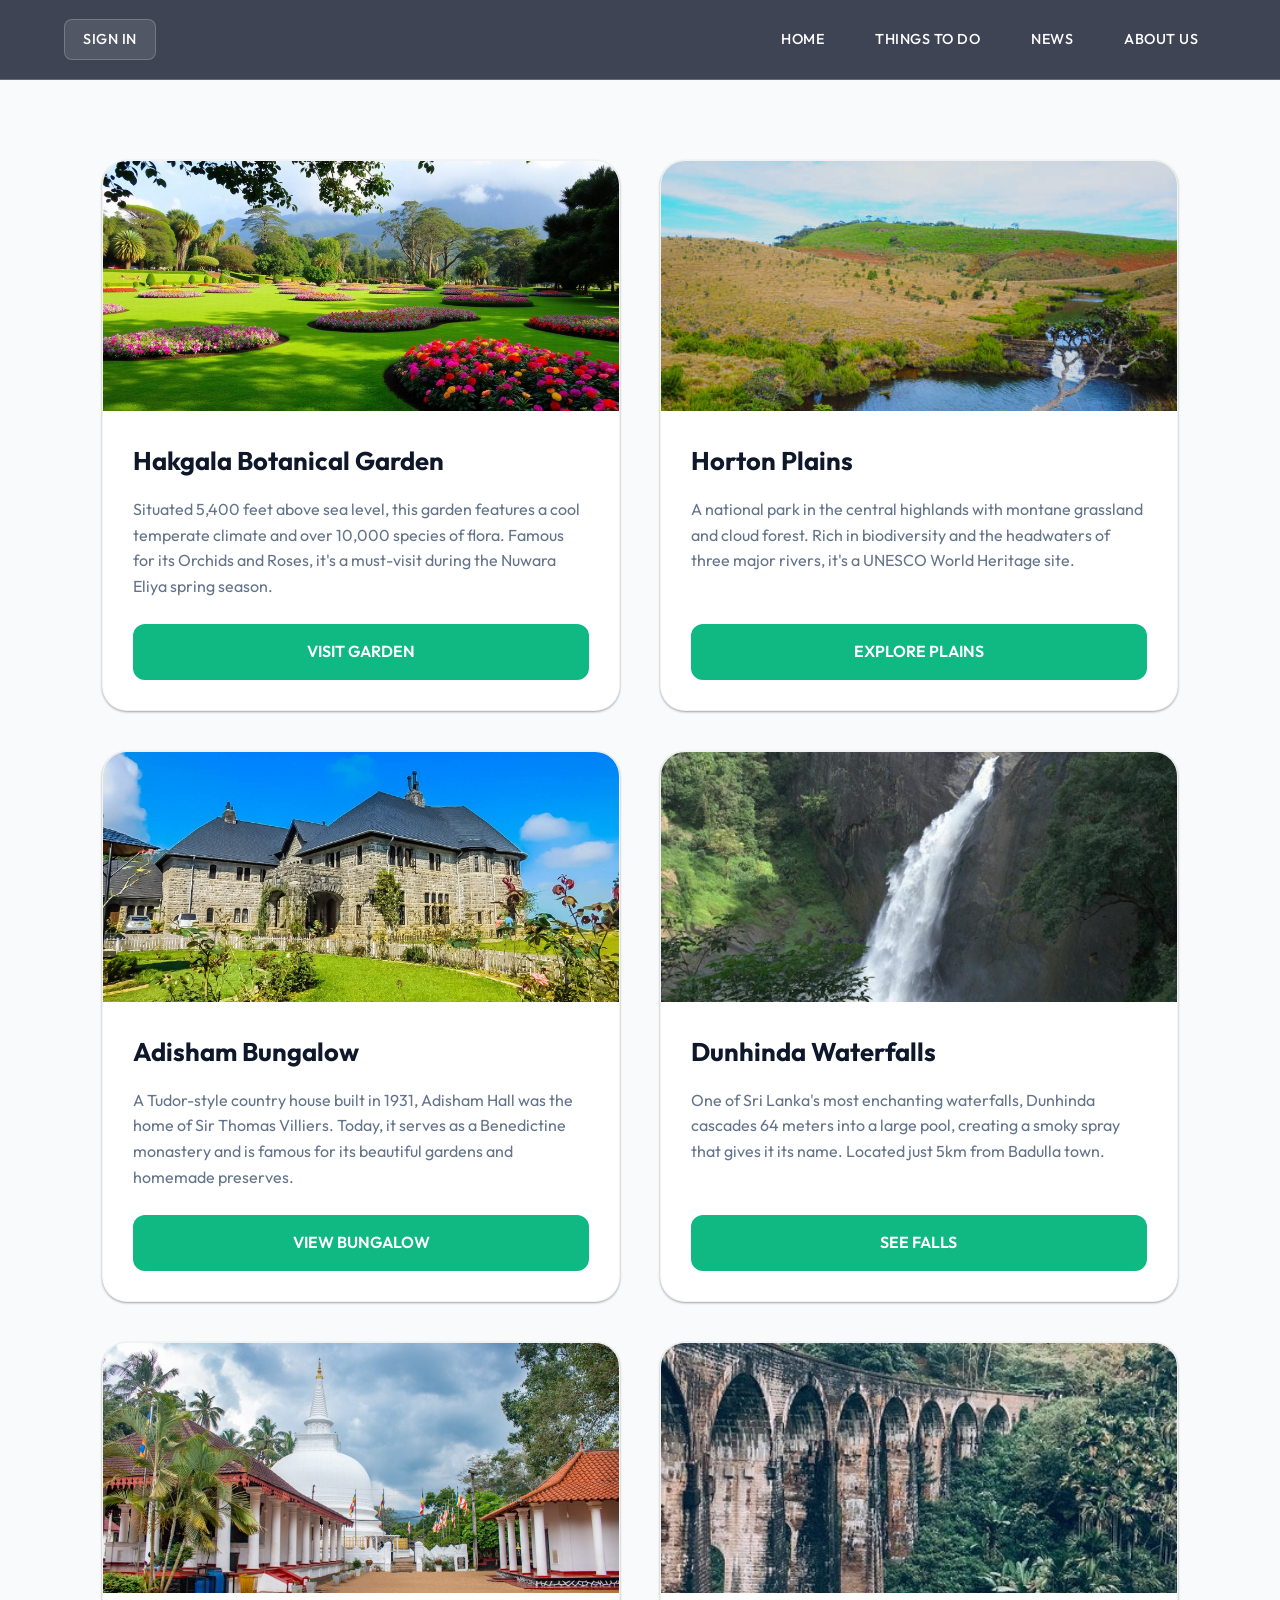
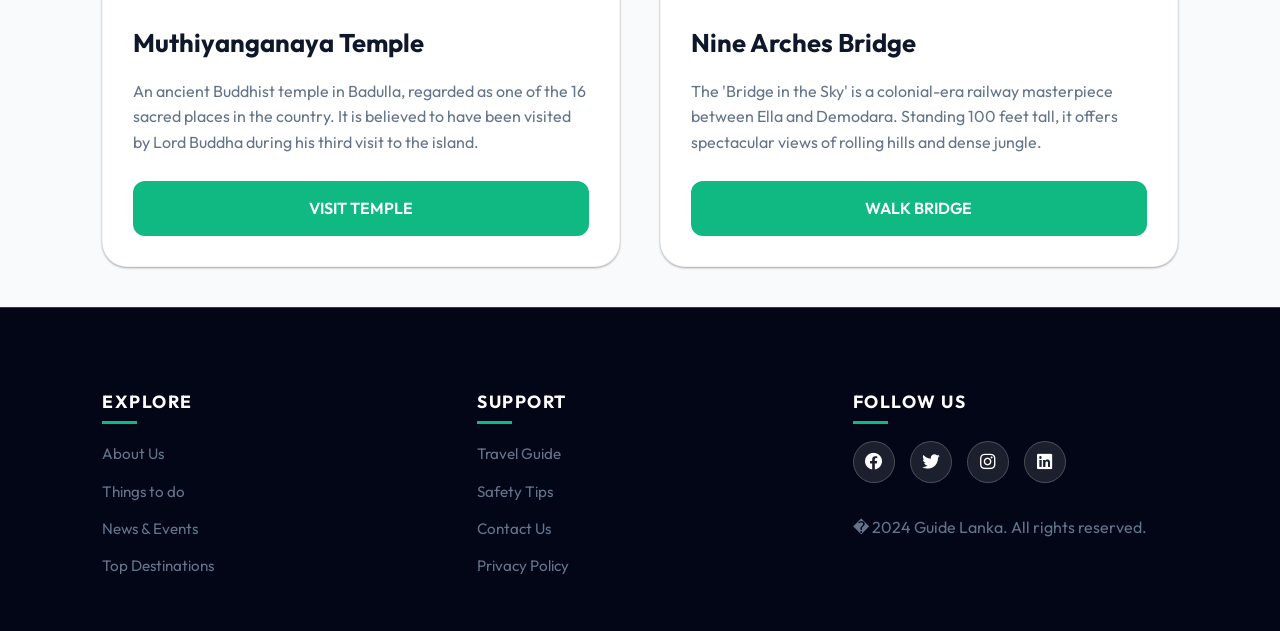
<file: place.html>
<!DOCTYPE html>
<html lang="en">
  <head>
    <meta charset="UTF-8" />
    <meta http-equiv="X-UA-Compatible" content="IE=edge" />
    <meta name="viewport" content="width=device-width, initial-scale=1.0" />
    <title>Explore Places - Guide Lanka</title>
    
    <!-- Unified CSS -->
    <link rel="stylesheet" href="css/main.css" />
    <link rel="stylesheet" href="css/places.css" />

    <!-- Google Fonts -->
    <link rel="preconnect" href="https://fonts.googleapis.com" />
    <link rel="preconnect" href="https://fonts.gstatic.com" crossorigin />
    <link href="https://fonts.googleapis.com/css2?family=Outfit:wght@300;400;500;600;700;800&family=Poppins:wght@300;400;500;600;700&display=swap" rel="stylesheet" />
    <link rel="stylesheet" href="https://cdnjs.cloudflare.com/ajax/libs/font-awesome/5.15.1/css/all.min.css" />
  </head>
  <body>
    <header>
      <nav>
        <a href="login.html">Sign in</a>
        <a href="index.html">Home</a>
        <a href="things.html">Things to do</a>
        <a href="event.html">News</a>
        <a href="about.html">About us</a>
      </nav>
    </header>

    <main class="places-hero">
      <div class="place-grid">
        
        <!-- Hakgala -->
        <article class="place-item">
          <div class="place-img-wrapper">
            <img src="assets/img/haggala.jpg" alt="Hakgala Botanical Garden">
          </div>
          <div class="place-info">
            <h2>Hakgala Botanical Garden</h2>
            <p>Situated 5,400 feet above sea level, this garden features a cool temperate climate and over 10,000 species of flora. Famous for its Orchids and Roses, it's a must-visit during the Nuwara Eliya spring season.</p>
            <a href="#" class="place-action">VISIT GARDEN</a>
          </div>
        </article>

        <!-- Horton Plains -->
        <article class="place-item">
          <div class="place-img-wrapper">
            <img src="assets/img/hortain.jpg" alt="Horton Plains">
          </div>
          <div class="place-info">
            <h2>Horton Plains</h2>
            <p>A national park in the central highlands with montane grassland and cloud forest. Rich in biodiversity and the headwaters of three major rivers, it's a UNESCO World Heritage site.</p>
            <a href="#" class="place-action">EXPLORE PLAINS</a>
          </div>
        </article>

        <!-- Adisham -->
        <article class="place-item">
          <div class="place-img-wrapper">
            <img src="assets/img/adisham.jpg" alt="Adisham Bungalow">
          </div>
          <div class="place-info">
            <h2>Adisham Bungalow</h2>
            <p>A Tudor-style country house built in 1931, Adisham Hall was the home of Sir Thomas Villiers. Today, it serves as a Benedictine monastery and is famous for its beautiful gardens and homemade preserves.</p>
            <a href="#" class="place-action">VIEW BUNGALOW</a>
          </div>
        </article>

        <!-- Dunhinda -->
        <article class="place-item">
          <div class="place-img-wrapper">
            <img src="assets/img/dunhinda.jpg" alt="Dunhinda Waterfalls">
          </div>
          <div class="place-info">
            <h2>Dunhinda Waterfalls</h2>
            <p>One of Sri Lanka's most enchanting waterfalls, Dunhinda cascades 64 meters into a large pool, creating a smoky spray that gives it its name. Located just 5km from Badulla town.</p>
            <a href="#" class="place-action">SEE FALLS</a>
          </div>
        </article>

        <!-- Muthiyanganaya -->
        <article class="place-item">
          <div class="place-img-wrapper">
            <img src="assets/img/muthiyanganaya.jpg" alt="Muthiyanganaya Temple">
          </div>
          <div class="place-info">
            <h2>Muthiyanganaya Temple</h2>
            <p>An ancient Buddhist temple in Badulla, regarded as one of the 16 sacred places in the country. It is believed to have been visited by Lord Buddha during his third visit to the island.</p>
            <a href="#" class="place-action">VISIT TEMPLE</a>
          </div>
        </article>

        <!-- Nine Arches -->
        <article class="place-item">
          <div class="place-img-wrapper">
            <img src="assets/img/ninearches.jpg" alt="Nine Arches Bridge">
          </div>
          <div class="place-info">
            <h2>Nine Arches Bridge</h2>
            <p>The 'Bridge in the Sky' is a colonial-era railway masterpiece between Ella and Demodara. Standing 100 feet tall, it offers spectacular views of rolling hills and dense jungle.</p>
            <a href="#" class="place-action">WALK BRIDGE</a>
          </div>
        </article>

      </div>
    </main>

    <footer>
      <div class="footer-section">
        <h3>Explore</h3>
        <ul>
          <li><a href="about.html">About Us</a></li>
          <li><a href="things.html">Things to do</a></li>
          <li><a href="event.html">News & Events</a></li>
          <li><a href="places.html">Top Destinations</a></li>
        </ul>
      </div>
      <div class="footer-section">
        <h3>Support</h3>
        <ul>
          <li><a href="#">Travel Guide</a></li>
          <li><a href="#">Safety Tips</a></li>
          <li><a href="#">Contact Us</a></li>
          <li><a href="#">Privacy Policy</a></li>
        </ul>
      </div>
      <div class="footer-section social">
        <h3>Follow Us</h3>
        <ul>
          <li><a href="#" aria-label="Facebook" title="Facebook"><i class="fab fa-facebook" aria-hidden="true"></i></a></li>
          <li><a href="#" aria-label="Twitter" title="Twitter"><i class="fab fa-twitter" aria-hidden="true"></i></a></li>
          <li><a href="#" aria-label="Instagram" title="Instagram"><i class="fab fa-instagram" aria-hidden="true"></i></a></li>
          <li><a href="#" aria-label="LinkedIn" title="LinkedIn"><i class="fab fa-linkedin" aria-hidden="true"></i></a></li>
        </ul>
        <p class="footer-copyright">� 2024 Guide Lanka. All rights reserved.</p>
      </div>
    </footer>
  </body>
</html>
</file>
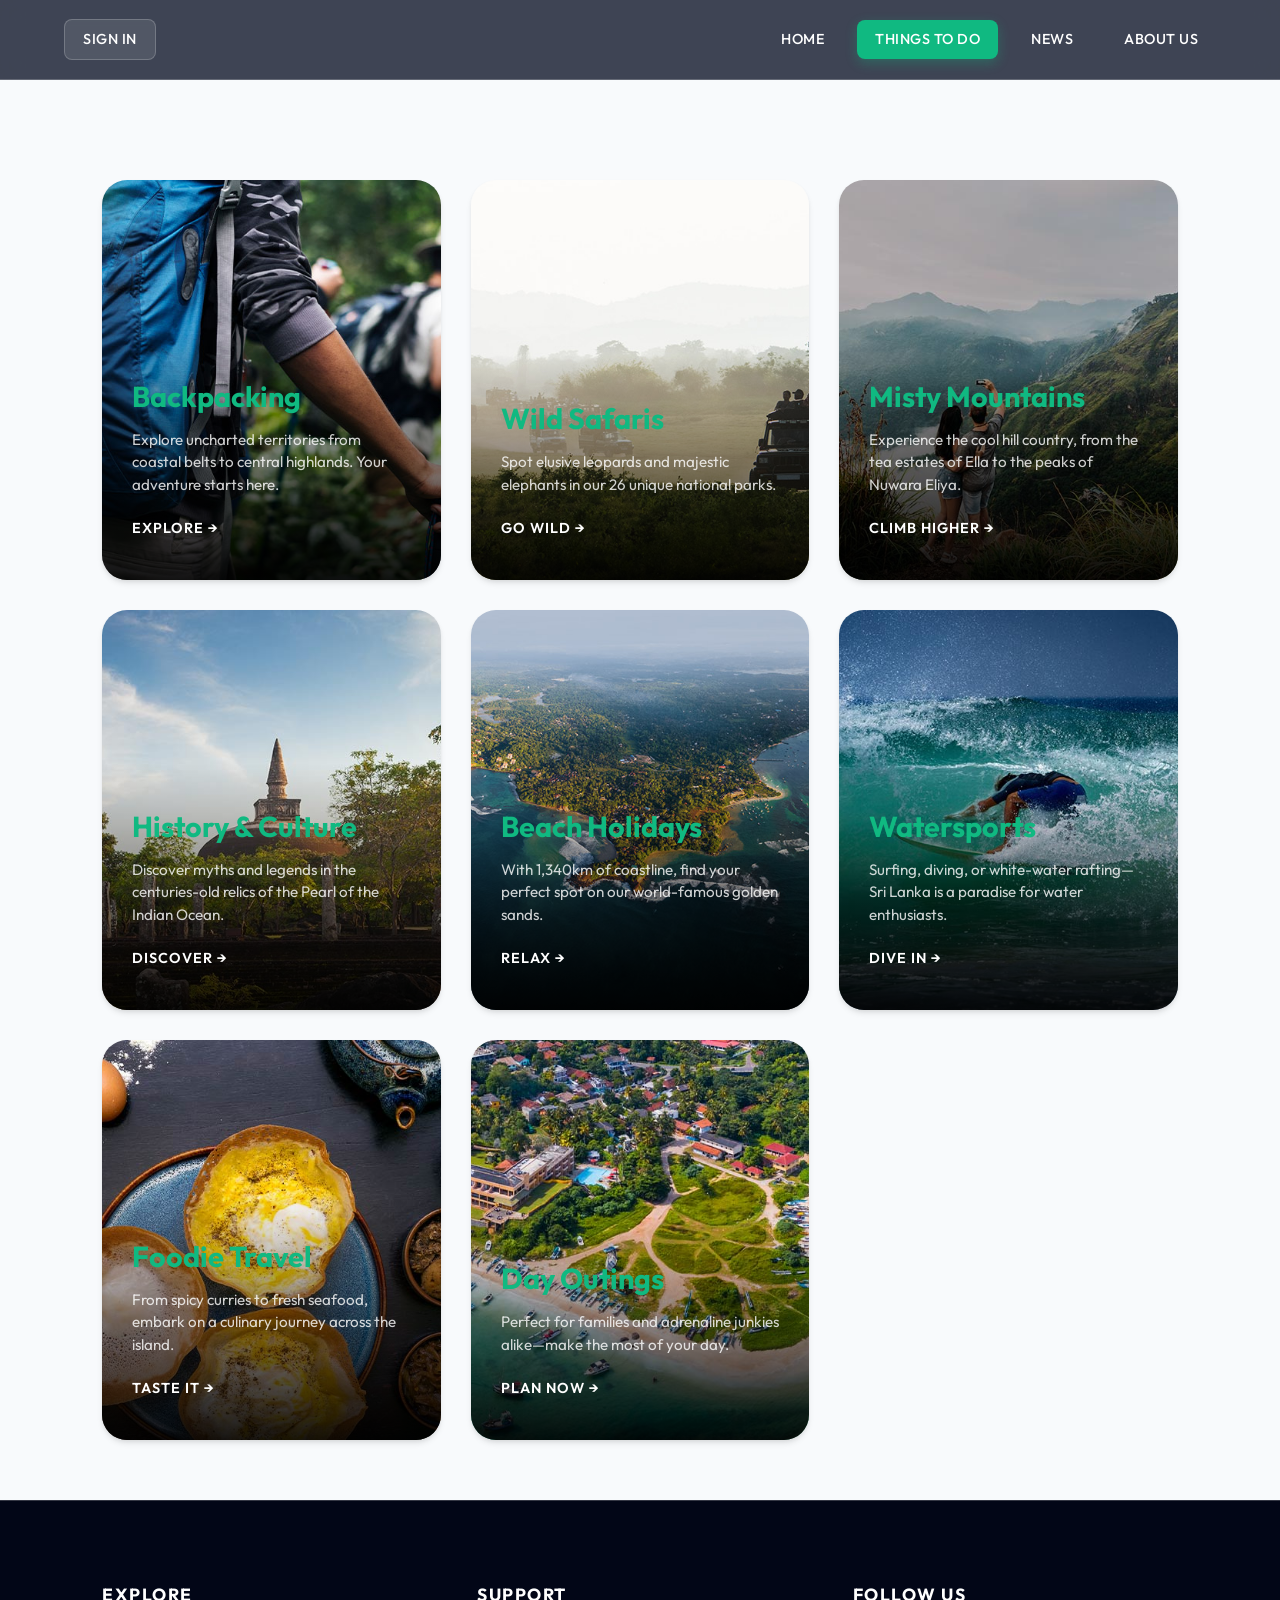
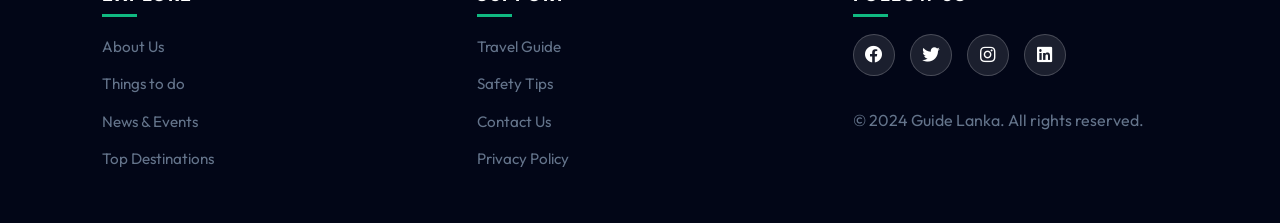
<file: things.html>
<!DOCTYPE html>
<html lang="en">
  <head>
    <meta charset="UTF-8" />
    <meta http-equiv="X-UA-Compatible" content="IE=edge" />
    <meta name="viewport" content="width=device-width, initial-scale=1.0" />
    <meta name="description" content="Discover the best things to do in Sri Lanka - from backpacking and safaris to beach holidays and foodie travel." />
    <title>Things To Do - Guide Lanka</title>
    
    <!-- Unified CSS -->
    <link rel="stylesheet" href="css/main.css" />
    <link rel="stylesheet" href="css/things.css" />

    <!-- Google Fonts -->
    <link rel="preconnect" href="https://fonts.googleapis.com" />
    <link rel="preconnect" href="https://fonts.gstatic.com" crossorigin />
    <link href="https://fonts.googleapis.com/css2?family=Outfit:wght@300;400;500;600;700;800&family=Poppins:wght@300;400;500;600;700&display=swap" rel="stylesheet" />
    <link rel="stylesheet" href="https://cdnjs.cloudflare.com/ajax/libs/font-awesome/5.15.1/css/all.min.css" />
  </head>
  <body>
    <header>
      <nav>
        <a href="login.html">Sign in</a>
        <a href="index.html">Home</a>
        <a href="things.html" class="active">Things to do</a>
        <a href="event.html">News</a>
        <a href="about.html">About us</a>
      </nav>
    </header>

    <main class="things-hero">
      <div class="things-grid">
        
        <!-- Backpacking -->
        <div class="category-card">
          <img src="assets/img/img1.jpg" alt="Backpacking">
          <div class="category-overlay">
            <h3>Backpacking</h3>
            <p>Explore uncharted territories from coastal belts to central highlands. Your adventure starts here.</p>
            <a href="#" class="category-link">EXPLORE</a>
          </div>
        </div>

        <!-- Safaris -->
        <div class="category-card">
          <img src="assets/img/img2.jpg" alt="Safaris">
          <div class="category-overlay">
            <h3>Wild Safaris</h3>
            <p>Spot elusive leopards and majestic elephants in our 26 unique national parks.</p>
            <a href="#" class="category-link">GO WILD</a>
          </div>
        </div>

        <!-- Mountains -->
        <div class="category-card">
          <img src="assets/img/img3.jpg" alt="Misty Mountains">
          <div class="category-overlay">
            <h3>Misty Mountains</h3>
            <p>Experience the cool hill country, from the tea estates of Ella to the peaks of Nuwara Eliya.</p>
            <a href="#" class="category-link">CLIMB HIGHER</a>
          </div>
        </div>

        <!-- History -->
        <div class="category-card">
          <img src="assets/img/img4.jpg" alt="History & Culture">
          <div class="category-overlay">
            <h3>History & Culture</h3>
            <p>Discover myths and legends in the centuries-old relics of the Pearl of the Indian Ocean.</p>
            <a href="#" class="category-link">DISCOVER</a>
          </div>
        </div>

        <!-- Beaches -->
        <div class="category-card">
          <img src="assets/img/img5.jpg" alt="Beach Holidays">
          <div class="category-overlay">
            <h3>Beach Holidays</h3>
            <p>With 1,340km of coastline, find your perfect spot on our world-famous golden sands.</p>
            <a href="#" class="category-link">RELAX</a>
          </div>
        </div>

        <!-- Watersports -->
        <div class="category-card">
          <div class="category-overlay">
            <h3>Watersports</h3>
            <p>Surfing, diving, or white-water rafting—Sri Lanka is a paradise for water enthusiasts.</p>
            <a href="#" class="category-link">DIVE IN</a>
          </div>
          <img src="assets/img/img6.jpg" alt="Watersports">
        </div>

        <!-- Foodie -->
        <div class="category-card">
          <img src="assets/img/img7.jpg" alt="Foodie Travel">
          <div class="category-overlay">
            <h3>Foodie Travel</h3>
            <p>From spicy curries to fresh seafood, embark on a culinary journey across the island.</p>
            <a href="#" class="category-link">TASTE IT</a>
          </div>
        </div>

        <!-- Day Outings -->
        <div class="category-card">
          <img src="assets/img/img8.jpg" alt="Day Outings">
          <div class="category-overlay">
            <h3>Day Outings</h3>
            <p>Perfect for families and adrenaline junkies alike—make the most of your day.</p>
            <a href="#" class="category-link">PLAN NOW</a>
          </div>
        </div>

      </div>
    </main>

    <footer>
      <div class="footer-section">
        <h3>Explore</h3>
        <ul>
          <li><a href="about.html">About Us</a></li>
          <li><a href="things.html">Things to do</a></li>
          <li><a href="event.html">News & Events</a></li>
          <li><a href="places.html">Top Destinations</a></li>
        </ul>
      </div>
      <div class="footer-section">
        <h3>Support</h3>
        <ul>
          <li><a href="#">Travel Guide</a></li>
          <li><a href="#">Safety Tips</a></li>
          <li><a href="#">Contact Us</a></li>
          <li><a href="#">Privacy Policy</a></li>
        </ul>
      </div>
      <div class="footer-section social">
        <h3>Follow Us</h3>
        <ul>
          <li><a href="#"><i class="fab fa-facebook"></i></a></li>
          <li><a href="#"><i class="fab fa-twitter"></i></a></li>
          <li><a href="#"><i class="fab fa-instagram"></i></a></li>
          <li><a href="#"><i class="fab fa-linkedin"></i></a></li>
        </ul>
        <p style="margin-top: 20px; color: var(--text-muted);">© 2024 Guide Lanka. All rights reserved.</p>
      </div>
    </footer>
  </body>
</html>
</file>
<file: css/main.css>
:root {
  /* Colors */
  --primary: #0f172a;
  --secondary: #10b981;
  --accent: #f59e0b;
  --bg-light: #f8fafc;
  --bg-dark: #020617;
  --text-main: #1e293b;
  --text-muted: #64748b;
  --glass: rgba(15, 23, 42, 0.8);
  --glass-light: rgba(255, 255, 255, 0.1);
  --glass-border: rgba(255, 255, 255, 0.2);
  
  /* Shadows */
  --shadow-sm: 0 1px 3px rgba(0,0,0,0.12), 0 1px 2px rgba(0,0,0,0.24);
  --shadow-md: 0 4px 6px -1px rgba(0, 0, 0, 0.1), 0 2px 4px -1px rgba(0, 0, 0, 0.06);
  --shadow-lg: 0 20px 25px -5px rgba(0, 0, 0, 0.1), 0 10px 10px -5px rgba(0, 0, 0, 0.04);
  
  /* Transitions */
  --transition: all 0.3s cubic-bezier(0.4, 0, 0.2, 1);
}

/* Resets */
* {
  margin: 0;
  padding: 0;
  box-sizing: border-box;
}

html {
  scroll-behavior: smooth;
  font-size: 16px;
}

body {
  font-family: 'Outfit', 'Poppins', sans-serif;
  background-color: var(--bg-light);
  color: var(--text-main);
  line-height: 1.6;
  overflow-x: hidden;
}

/* Navigation Header */
header {
  width: 100%;
  padding: 0 5%;
  height: 80px;
  display: flex;
  justify-content: space-between;
  align-items: center;
  position: fixed;
  top: 0;
  left: 0;
  z-index: 1000;
  background: var(--glass);
  backdrop-filter: blur(12px);
  -webkit-backdrop-filter: blur(12px);
  border-bottom: 1px solid var(--glass-border);
  transition: var(--transition);
}

header nav {
  display: flex;
  align-items: center;
  gap: 15px;
  width: 100%;
}

/* Sign in on the Left */
header nav a[href="login.html"] {
  margin-right: auto;
  background: var(--glass-light);
  border: 1px solid var(--glass-border);
}

header nav a {
  color: #fff;
  padding: 8px 18px;
  font-size: 0.9rem;
  font-weight: 500;
  transition: var(--transition);
  text-decoration: none !important;
  border-radius: 8px;
  text-transform: uppercase;
  letter-spacing: 0.5px;
}

header nav a:hover {
  background: var(--secondary);
  color: #fff;
  transform: translateY(-2px);
}

header nav a.active {
  background: var(--secondary);
  color: #fff;
  box-shadow: 0 4px 12px rgba(16, 185, 129, 0.3);
}

/* Global Footer */
footer {
  background-color: var(--bg-dark);
  color: #fff;
  display: grid;
  grid-template-columns: repeat(auto-fit, minmax(200px, 1fr));
  padding: 80px 8% 40px;
  gap: 50px;
  border-top: 1px solid var(--glass-border);
}

.footer-section h3 {
  margin-bottom: 25px;
  color: #fff;
  font-size: 1.1rem;
  font-weight: 700;
  text-transform: uppercase;
  letter-spacing: 1.5px;
  position: relative;
}

.footer-section h3::after {
  content: "";
  position: absolute;
  bottom: -8px;
  left: 0;
  width: 35px;
  height: 3px;
  background: var(--secondary);
}

.footer-section ul {
  list-style: none;
}

.footer-section ul li a {
  text-decoration: none;
  color: var(--text-muted);
  font-size: 0.95rem;
  transition: var(--transition);
  display: inline-block;
  margin-bottom: 12px;
}

.footer-section ul li a:hover {
  color: var(--secondary);
  transform: translateX(5px);
}

.footer-section.social ul {
  display: flex;
  gap: 15px;
  margin-top: 20px;
}

.footer-section.social ul li a {
  width: 42px;
  height: 42px;
  background: var(--glass-light);
  border: 1px solid var(--glass-border);
  border-radius: 50%;
  display: flex;
  justify-content: center;
  align-items: center;
  color: #fff;
  font-size: 1.1rem;
}

.footer-section.social ul li a:hover {
  background: var(--secondary);
  transform: translateY(-5px) rotate(360deg);
  border-color: var(--secondary);
  color: #fff;
}

/* Responsive */
@media screen and (max-width: 768px) {
  header {
    height: 70px;
    padding: 0 20px;
  }
  
  header nav {
    gap: 10px;
  }
  
  header nav a {
    padding: 6px 12px;
    font-size: 0.8rem;
  }
  
  footer {
    padding: 60px 5% 30px;
    text-align: center;
  }
  
  .footer-section h3::after {
    left: 50%;
    transform: translateX(-50%);
  }
  
  .footer-section.social ul {
    justify-content: center;
  }
}

.about-intro {
  margin-top: 20px;
  font-size: 1.1rem;
  color: var(--text-muted);
}

.footer-copyright {
  margin-top: 20px;
  color: var(--text-muted);
}

.login-header {
  background: transparent;
  border: none;
}

.back-home {
  background: var(--glass);
  backdrop-filter: blur(10px);
}

.login-remember {
  color: #fff;
}
</file>
<file: css/style.css>
/* Homepage Specific Styles - Guide Lanka */

/* Hero Carousel */
.carousel {
  width: 100vw;
  height: 100vh;
  overflow: hidden;
  position: relative;
  background: var(--bg-dark);
}

.carousel .list .item {
  width: 180px;
  height: 250px;
  position: absolute;
  top: 80%;
  transform: translateY(-70%);
  left: 70%;
  border-radius: 20px;
  box-shadow: var(--shadow-lg);
  background-position: center;
  background-size: cover;
  z-index: 100;
  transition: 1s;
  border: 2px solid var(--glass-border);
}

.carousel .list .item::after {
  content: "";
  position: absolute;
  top: 0;
  left: 0;
  width: 100%;
  height: 100%;
  background: linear-gradient(to bottom, rgba(0, 0, 0, 0.2), rgba(0, 0, 0, 0.6));
  border-radius: inherit;
}

.carousel .list .item:nth-child(1),
.carousel .list .item:nth-child(2) {
  top: 0;
  left: 0;
  transform: translate(0, 0);
  border-radius: 0;
  width: 100%;
  height: 100%;
}

.carousel .list .item:nth-child(3) { left: 67%; }
.carousel .list .item:nth-child(4) { left: calc(67% + 200px); }
.carousel .list .item:nth-child(5) { left: calc(67% + 400px); }
.carousel .list .item:nth-child(6) { left: calc(67% + 600px); }
.carousel .list .item:nth-child(n + 7) { left: calc(67% + 800px); opacity: 0; }

.list .item .content {
  position: absolute;
  top: 50%;
  left: 100px;
  transform: translateY(-50%);
  width: 400px;
  text-align: left;
  color: #fff;
  display: none;
}

.list .item:nth-child(2) .content { display: block; }

.content .name {
  font-size: 4.5rem;
  text-transform: uppercase;
  font-weight: 800;
  line-height: 1;
  color: #fff;
  margin-bottom: 1.5rem;
  text-shadow: 0 4px 20px rgba(0,0,0,0.5);
  opacity: 0;
  animation: animate 1s ease-out 0.3s 1 forwards;
}

.content .des {
  margin-bottom: 2rem;
  font-size: 1.1rem;
  color: rgba(255, 255, 255, 0.9);
  max-width: 500px;
  opacity: 0;
  animation: animate 1s ease-out 0.6s 1 forwards;
}

.content .btn {
  opacity: 0;
  animation: animate 1s ease-out 0.9s 1 forwards;
}

.content .btn button {
  padding: 12px 30px;
  border-radius: 50px;
  font-weight: 600;
  cursor: pointer;
  font-size: 1rem;
  transition: var(--transition);
  border: 2px solid #fff;
  background: #fff;
  color: var(--primary);
}

.content .btn button:hover {
  background: var(--secondary);
  border-color: var(--secondary);
  color: #fff;
}

@keyframes animate {
  from { opacity: 0; transform: translateY(50px); filter: blur(10px); }
  to { opacity: 1; transform: translateY(0); filter: blur(0); }
}

/* Arrows */
.arrows {
  position: absolute;
  bottom: 50px;
  right: 50px;
  z-index: 100;
  display: flex;
  gap: 15px;
}

.arrows button {
  width: 50px;
  height: 50px;
  border-radius: 50%;
  background: var(--glass-light);
  backdrop-filter: blur(5px);
  color: #fff;
  border: 1px solid var(--glass-border);
  cursor: pointer;
  transition: var(--transition);
  font-size: 1.2rem;
}

.arrows button:hover {
  background: var(--secondary);
  border-color: var(--secondary);
}


.carousel .list .item--sigiriya { background-image: url("../assets/img/wallpaper8sigiriya.jpg"); }
.carousel .list .item--weligama { background-image: url("../assets/img/wallpaper2waligama.jpg"); }
.carousel .list .item--train { background-image: url("../assets/img/wallpaper3train.jpg"); }
.carousel .list .item--kandy { background-image: url("../assets/img/wallpaper9KANDY.jpg"); }
.carousel .list .item--sunrise { background-image: url("../assets/img/wallpaper5sunrise.jpg"); }

.footer-copyright {
  margin-top: 20px;
  color: var(--text-muted);
}

/* Welcome Section */
.container {
  display: flex;
  flex-wrap: wrap;
  align-items: center;
  padding: 100px 8%;
  gap: 60px;
  max-width: 1400px;
  margin: 0 auto;
}

.left-section { flex: 1; min-width: 300px; }
.right-section { flex: 1.2; min-width: 300px; }

.left-section h1 {
  font-size: 3.5rem;
  line-height: 1.1;
  color: var(--primary);
}

.left-section .highlight {
  display: block;
  font-size: 4.5rem;
  color: var(--secondary);
  margin-top: 10px;
}

.right-section h2 { font-size: 1.8rem; margin-bottom: 20px; color: var(--primary); }
.right-section p { color: var(--text-muted); margin-bottom: 20px; font-size: 1.05rem; }
.right-section a { color: var(--secondary); font-weight: 700; text-decoration: none; }

/* Top Destinations Section Redesign */
.destinations-section {
  padding: 120px 8%;
  background: #fff;
}

.section-header {
  display: flex;
  justify-content: space-between;
  align-items: flex-end;
  margin-bottom: 60px;
  gap: 40px;
}

.header-left .subtitle {
  color: var(--secondary);
  font-weight: 700;
  text-transform: uppercase;
  letter-spacing: 2px;
  font-size: 0.85rem;
  display: block;
  margin-bottom: 10px;
}

.header-left h2 {
  font-size: 2.8rem;
  color: var(--primary);
  line-height: 1.1;
}

.header-right p {
  max-width: 450px;
  color: var(--text-muted);
  font-size: 1.05rem;
}

.destinations-grid {
  display: grid;
  grid-template-columns: repeat(auto-fit, minmax(280px, 1fr));
  gap: 30px;
}

.dest-card {
  text-decoration: none;
  background: var(--bg-light);
  border-radius: 24px;
  overflow: hidden;
  transition: var(--transition);
  border: 1px solid rgba(0,0,0,0.05);
  display: flex;
  flex-direction: column;
}

.dest-image {
  position: relative;
  height: 240px;
  overflow: hidden;
}

.dest-image img {
  width: 100%;
  height: 100%;
  object-fit: cover;
  transition: 0.8s cubic-bezier(0.4, 0, 0.2, 1);
}

.dest-tag {
  position: absolute;
  top: 20px;
  left: 20px;
  background: rgba(2, 6, 23, 0.6);
  backdrop-filter: blur(8px);
  color: #fff;
  padding: 6px 14px;
  border-radius: 50px;
  font-size: 0.75rem;
  font-weight: 600;
  letter-spacing: 0.5px;
}

.dest-info {
  padding: 25px;
  flex-grow: 1;
  display: flex;
  flex-direction: column;
  gap: 12px;
}

.dest-info h3 {
  font-size: 1.4rem;
  color: var(--primary);
  transition: var(--transition);
}

.dest-info p {
  font-size: 0.95rem;
  color: var(--text-muted);
  line-height: 1.5;
}

.dest-link {
  margin-top: auto;
  font-weight: 700;
  font-size: 0.9rem;
  color: var(--secondary);
  display: flex;
  align-items: center;
  gap: 8px;
  transition: var(--transition);
}

.dest-card:hover {
  transform: translateY(-10px);
  box-shadow: var(--shadow-lg);
  background: #fff;
  border-color: var(--secondary);
}

.dest-card:hover .dest-image img {
  transform: scale(1.1);
}

.dest-card:hover h3 {
  color: var(--secondary);
}

.dest-card:hover .dest-link {
  gap: 12px;
}

@media screen and (max-width: 768px) {
  .section-header {
    flex-direction: column;
    align-items: flex-start;
    gap: 20px;
  }
  
  .header-left h2 {
    font-size: 2.2rem;
  }
}

/* Trending Places */
.trending-container { padding: 100px 8%; background: var(--bg-light); }
.trending-container h2 { text-align: center; margin-bottom: 50px; font-size: 2.2rem; letter-spacing: 2px; }

.places-list { max-width: 1000px; margin: 0 auto; display: flex; flex-direction: column; gap: 20px; }

.place-card {
  background: #fff;
  border-radius: 20px;
  display: flex;
  align-items: center;
  padding: 15px 30px;
  box-shadow: var(--shadow-sm);
  transition: var(--transition);
  border: 1px solid transparent;
}

.place-card:hover { transform: scale(1.02); box-shadow: var(--shadow-md); border-color: var(--secondary); }

.place-content { display: flex; align-items: center; gap: 30px; flex: 1; }
.place-image1, .place-image2, .place-image3 {
  width: 80px;
  height: 80px;
  border-radius: 15px;
  background-size: cover;
  background-position: center;
}

.place-image1 { background-image: url("../assets/img/ella.jpg"); }
.place-image2 { background-image: url("../assets/img/colombo.jpg"); }
.place-image3 { background-image: url("../assets/img/galle.jpg"); }

.place-name { font-size: 1.5rem; font-weight: 600; color: var(--primary); }
.place-ranking { font-size: 2.5rem; color: var(--secondary); opacity: 0.3; }

/* Grid Cards (New Section) */
.card-container-new {
  display: grid;
  grid-template-columns: repeat(auto-fit, minmax(300px, 1fr));
  gap: 30px;
  padding: 0 8% 100px;
}

.card-new {
  background: #fff;
  border-radius: 20px;
  overflow: hidden;
  box-shadow: var(--shadow-sm);
  transition: var(--transition);
}

.card-new:hover { transform: translateY(-10px); box-shadow: var(--shadow-lg); }
.card-new img { width: 100%; height: 250px; object-fit: cover; }
.card-new .card-content-new { padding: 30px; }
.card-new h3 { font-size: 1.3rem; margin-bottom: 15px; }
.card-new p { color: var(--text-muted); margin-bottom: 20px; font-size: 0.95rem; }
.card-new a { color: var(--secondary); font-weight: 700; text-decoration: none; display: flex; align-items: center; gap: 10px; }

@media screen and (max-width: 999px) {
  .left-section h1 { font-size: 2.5rem; }
  .left-section .highlight { font-size: 3.5rem; }
  .list .item .content { left: 40px; width: 300px; }
}
</file>
<file: css/about.css>
/* About Page Specific Styles - Guide Lanka */

.about-hero {
  padding: 120px 8% 60px;
  background: var(--bg-light);
}

.container {
  display: flex;
  flex-wrap: wrap;
  align-items: center;
  justify-content: space-between;
  gap: 60px;
  max-width: 1200px;
  margin: 0 auto;
}

.left-section { flex: 1; min-width: 300px; }
.right-section { flex: 1; min-width: 300px; }

.left-section h1 { font-size: 3.5rem; color: var(--primary); margin-bottom: 10px; }
.left-section .highlight { font-size: 4rem; color: var(--secondary); font-weight: 800; display: block; }

.right-section h2 { font-size: 1.8rem; margin-bottom: 20px; color: var(--primary); }
.right-section p { font-size: 1.05rem; color: var(--text-muted); margin-bottom: 25px; line-height: 1.8; }
.right-section a { color: var(--secondary); font-weight: 700; text-decoration: none; }

/* Flip Cards */
.team-section {
  padding: 80px 8%;
  display: flex;
  flex-wrap: wrap;
  justify-content: center;
  gap: 30px;
  background: #fff;
}

.card2 {
  position: relative;
  width: 300px;
  height: 400px;
  perspective: 1000px;
}

.card2 .face {
  position: absolute;
  width: 100%;
  height: 100%;
  backface-visibility: hidden;
  border-radius: 20px;
  overflow: hidden;
  transition: 0.8s cubic-bezier(0.4, 0, 0.2, 1);
  box-shadow: var(--shadow-md);
}

.card2 .front {
  transform: rotateY(0deg);
  background: var(--bg-dark);
}

.card2 .front img {
  width: 100%;
  height: 100%;
  object-fit: cover;
  opacity: 0.8;
}

.card2 .front h3 {
  position: absolute;
  bottom: 0;
  width: 100%;
  padding: 20px;
  color: #fff;
  background: linear-gradient(transparent, rgba(0,0,0,0.8));
  text-align: center;
}

.card2 .back {
  transform: rotateY(180deg);
  background: var(--primary);
  padding: 40px 30px;
  color: #fff;
  display: flex;
  flex-direction: column;
  justify-content: center;
  align-items: center;
  text-align: center;
}

.card2 .back h3 { font-size: 1.5rem; margin-bottom: 15px; color: var(--secondary); }
.card2 .back p { font-size: 0.95rem; margin-bottom: 25px; opacity: 0.9; }

.card2 .back .link a {
  padding: 10px 25px;
  border: 2px solid var(--secondary);
  border-radius: 50px;
  color: #fff;
  text-decoration: none;
  font-weight: 600;
  transition: var(--transition);
}

.card2 .back .link a:hover { background: var(--secondary); }

.card2:hover .front { transform: rotateY(180deg); }
.card2:hover .back { transform: rotateY(360deg); }

@media screen and (max-width: 768px) {
  .left-section h1 { font-size: 2.5rem; }
  .left-section .highlight { font-size: 3rem; }
  .container { padding: 40px 5%; gap: 40px; }
}
</file>
<file: css/places.css>
/* Places Listing Specific Styles - Guide Lanka */

.places-hero {
  padding-top: 120px;
  background: var(--bg-light);
}

.place-grid {
  display: grid;
  grid-template-columns: repeat(auto-fill, minmax(350px, 1fr));
  gap: 40px;
  padding: 40px 8%;
  max-width: 1400px;
  margin: 0 auto;
}

.place-item {
  background: #fff;
  border-radius: 25px;
  overflow: hidden;
  box-shadow: var(--shadow-sm);
  transition: var(--transition);
  border: 1px solid rgba(0,0,0,0.05);
  display: flex;
  flex-direction: column;
}

.place-item:hover {
  transform: translateY(-10px);
  box-shadow: var(--shadow-lg);
  border-color: var(--secondary);
}

.place-img-wrapper {
  width: 100%;
  height: 250px;
  overflow: hidden;
}

.place-img-wrapper img {
  width: 100%;
  height: 100%;
  object-fit: cover;
  transition: 0.5s ease;
}

.place-item:hover .place-img-wrapper img {
  transform: scale(1.1);
}

.place-info {
  padding: 30px;
  display: flex;
  flex-direction: column;
  flex: 1;
}

.place-info h2 {
  font-size: 1.6rem;
  font-weight: 700;
  color: var(--primary);
  margin-bottom: 15px;
}

.place-info p {
  font-size: 1rem;
  color: var(--text-muted);
  line-height: 1.6;
  margin-bottom: 25px;
  flex: 1;
}

.place-action {
  width: 100%;
  padding: 15px;
  background: var(--secondary);
  color: #fff;
  text-decoration: none;
  text-align: center;
  font-weight: 600;
  border-radius: 12px;
  transition: var(--transition);
  font-size: 1rem;
}

.place-action:hover {
  background: var(--primary);
  transform: translateY(-2px);
  box-shadow: 0 4px 12px rgba(15, 23, 42, 0.2);
}

@media screen and (max-width: 768px) {
  .place-grid { padding: 40px 5%; gap: 20px; }
  .place-info { padding: 20px; }
}
</file>
<file: css/news.css>
/* News & Events Specific Styles - Guide Lanka */

.news-hero {
  padding-top: 120px;
}

/* Event Sections */
.news-container {
  display: flex;
  flex-direction: column;
  gap: 40px;
  padding: 40px 8%;
  max-width: 1400px;
  margin: 0 auto;
}

.event-block {
  background: #fff;
  border-radius: 25px;
  overflow: hidden;
  display: flex;
  flex-wrap: wrap;
  box-shadow: var(--shadow-md);
  transition: var(--transition);
  border: 1px solid rgba(0,0,0,0.05);
}

.event-block:hover {
  transform: translateY(-5px);
  box-shadow: var(--shadow-lg);
}

.event-image {
  flex: 1;
  min-width: 400px;
  height: 400px;
  overflow: hidden;
}

.event-image img {
  width: 100%;
  height: 100%;
  object-fit: cover;
  transition: 0.5s;
}

.event-block:hover .event-image img {
  transform: scale(1.05);
}

.event-content {
  flex: 1;
  min-width: 400px;
  padding: 50px;
  display: flex;
  flex-direction: column;
  justify-content: center;
}

.event-content h3 {
  font-size: 2rem;
  color: var(--primary);
  margin-bottom: 20px;
  position: relative;
}

.event-content h3::after {
  content: "";
  position: absolute;
  bottom: -10px;
  left: 0;
  width: 50px;
  height: 4px;
  background: var(--secondary);
}

.event-content p {
  font-size: 1.05rem;
  color: var(--text-muted);
  line-height: 1.8;
  margin-bottom: 30px;
}

.event-btn {
  align-self: flex-start;
  padding: 12px 30px;
  background: var(--secondary);
  color: #fff;
  text-decoration: none;
  border-radius: 50px;
  font-weight: 600;
  transition: var(--transition);
}

.event-btn:hover {
  background: var(--primary);
  transform: scale(1.05);
}

/* Alternate Layout */
.event-block:nth-child(even) {
  flex-direction: row-reverse;
}

@media screen and (max-width: 991px) {
  .event-image, .event-content {
    min-width: 100%;
  }
  .event-image { height: 300px; }
  .event-content { padding: 40px 30px; }
  .news-container { padding: 40px 5%; }
}
</file>
<file: css/things.css>
/* Things to Do Specific Styles - Guide Lanka */

.things-hero {
  padding-top: 120px;
}

/* Category Grid */
.things-grid {
  display: grid;
  grid-template-columns: repeat(auto-fit, minmax(300px, 1fr));
  gap: 30px;
  padding: 60px 8%;
  max-width: 1400px;
  margin: 0 auto;
}

.category-card {
  position: relative;
  height: 400px;
  border-radius: 25px;
  overflow: hidden;
  box-shadow: var(--shadow-md);
  transition: var(--transition);
  cursor: pointer;
}

.category-card:hover {
  transform: translateY(-10px);
  box-shadow: var(--shadow-lg);
}

.category-card img {
  width: 100%;
  height: 100%;
  object-fit: cover;
  transition: 0.5s;
}

.category-card:hover img {
  transform: scale(1.1);
}

.category-overlay {
  position: absolute;
  bottom: 0;
  left: 0;
  width: 100%;
  padding: 40px 30px;
  background: linear-gradient(transparent, rgba(0,0,0,0.9));
  color: #fff;
  display: flex;
  flex-direction: column;
  justify-content: flex-end;
}

.category-overlay h3 {
  font-size: 1.8rem;
  margin-bottom: 10px;
  color: var(--secondary);
}

.category-overlay p {
  font-size: 0.95rem;
  opacity: 0.8;
  line-height: 1.5;
  margin-bottom: 20px;
}

.category-link {
  display: inline-block;
  color: #fff;
  text-decoration: none;
  font-weight: 600;
  font-size: 0.9rem;
  text-transform: uppercase;
  letter-spacing: 1px;
}

.category-link::after {
  content: " →";
  transition: var(--transition);
}

.category-card:hover .category-link::after {
  padding-left: 5px;
}

@media screen and (max-width: 768px) {
  .things-grid { padding: 40px 5%; gap: 20px; }
  .category-card { height: 350px; }
}
</file>
